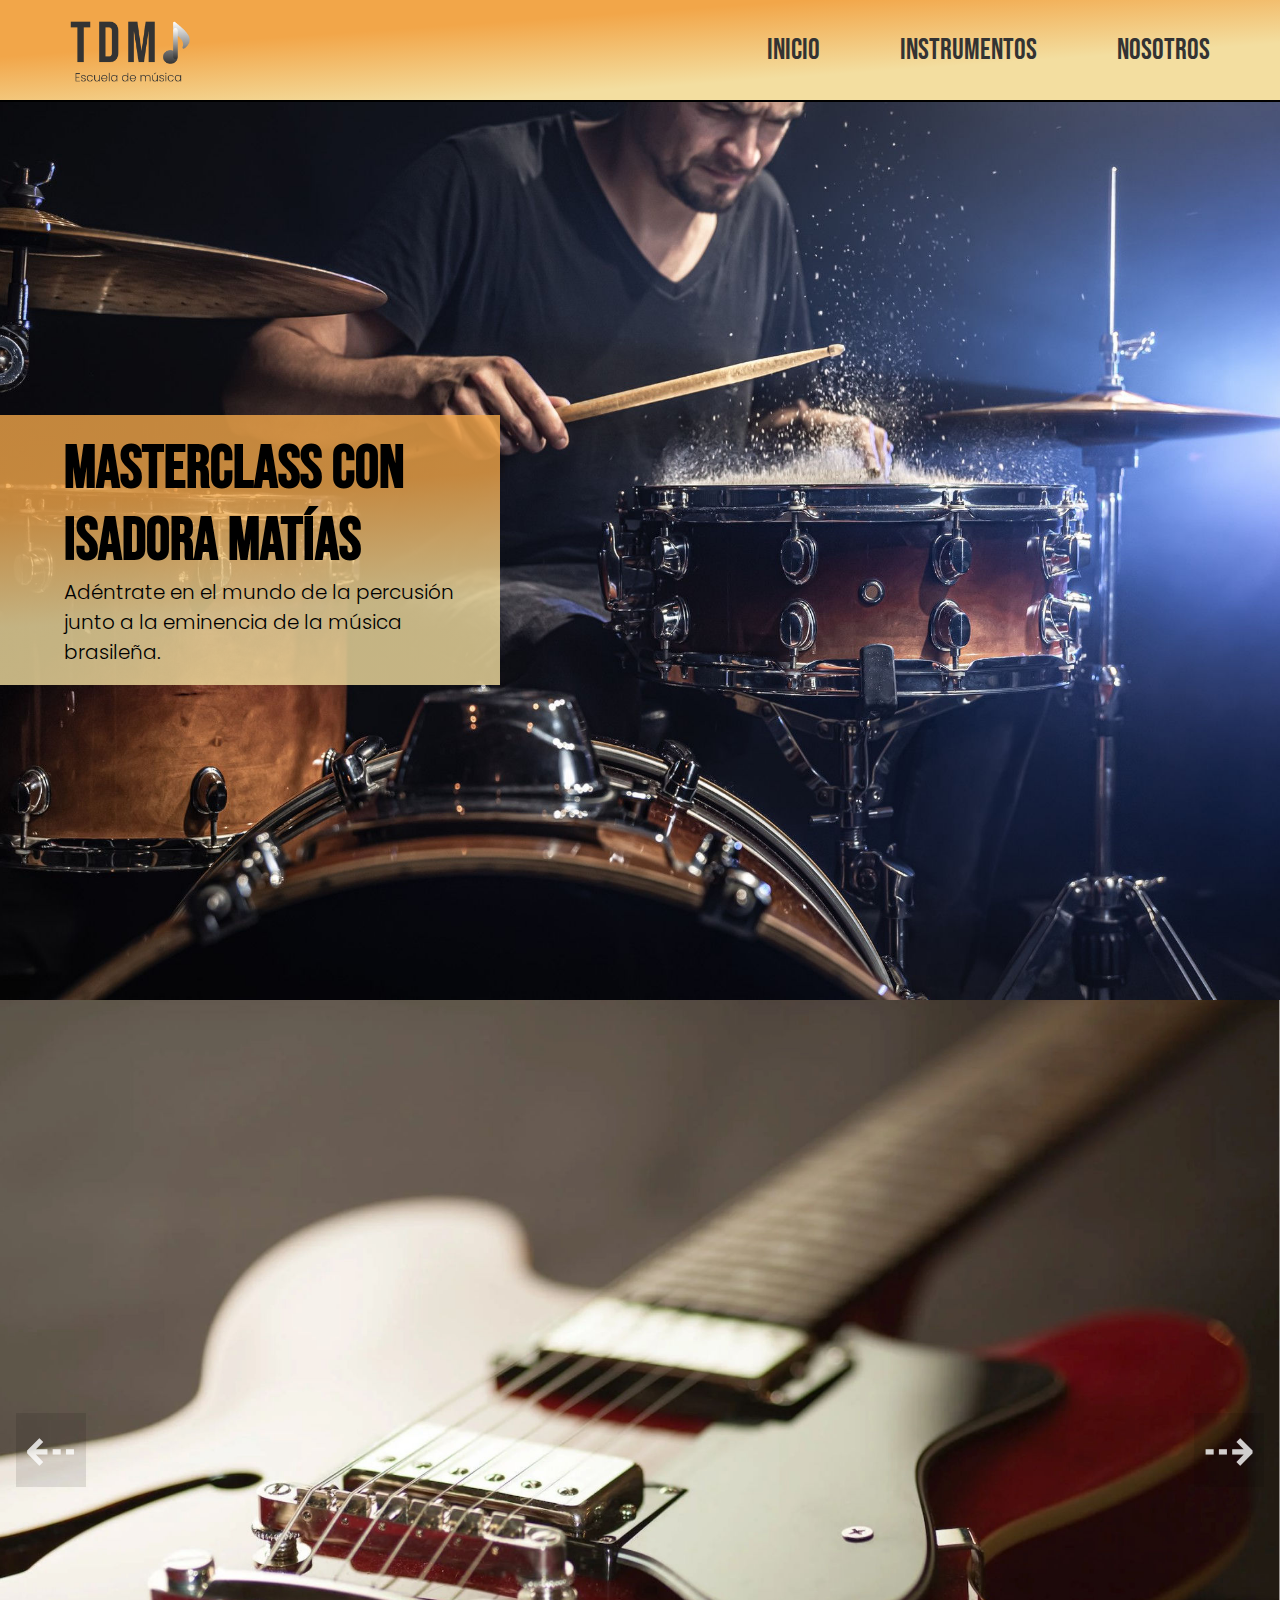
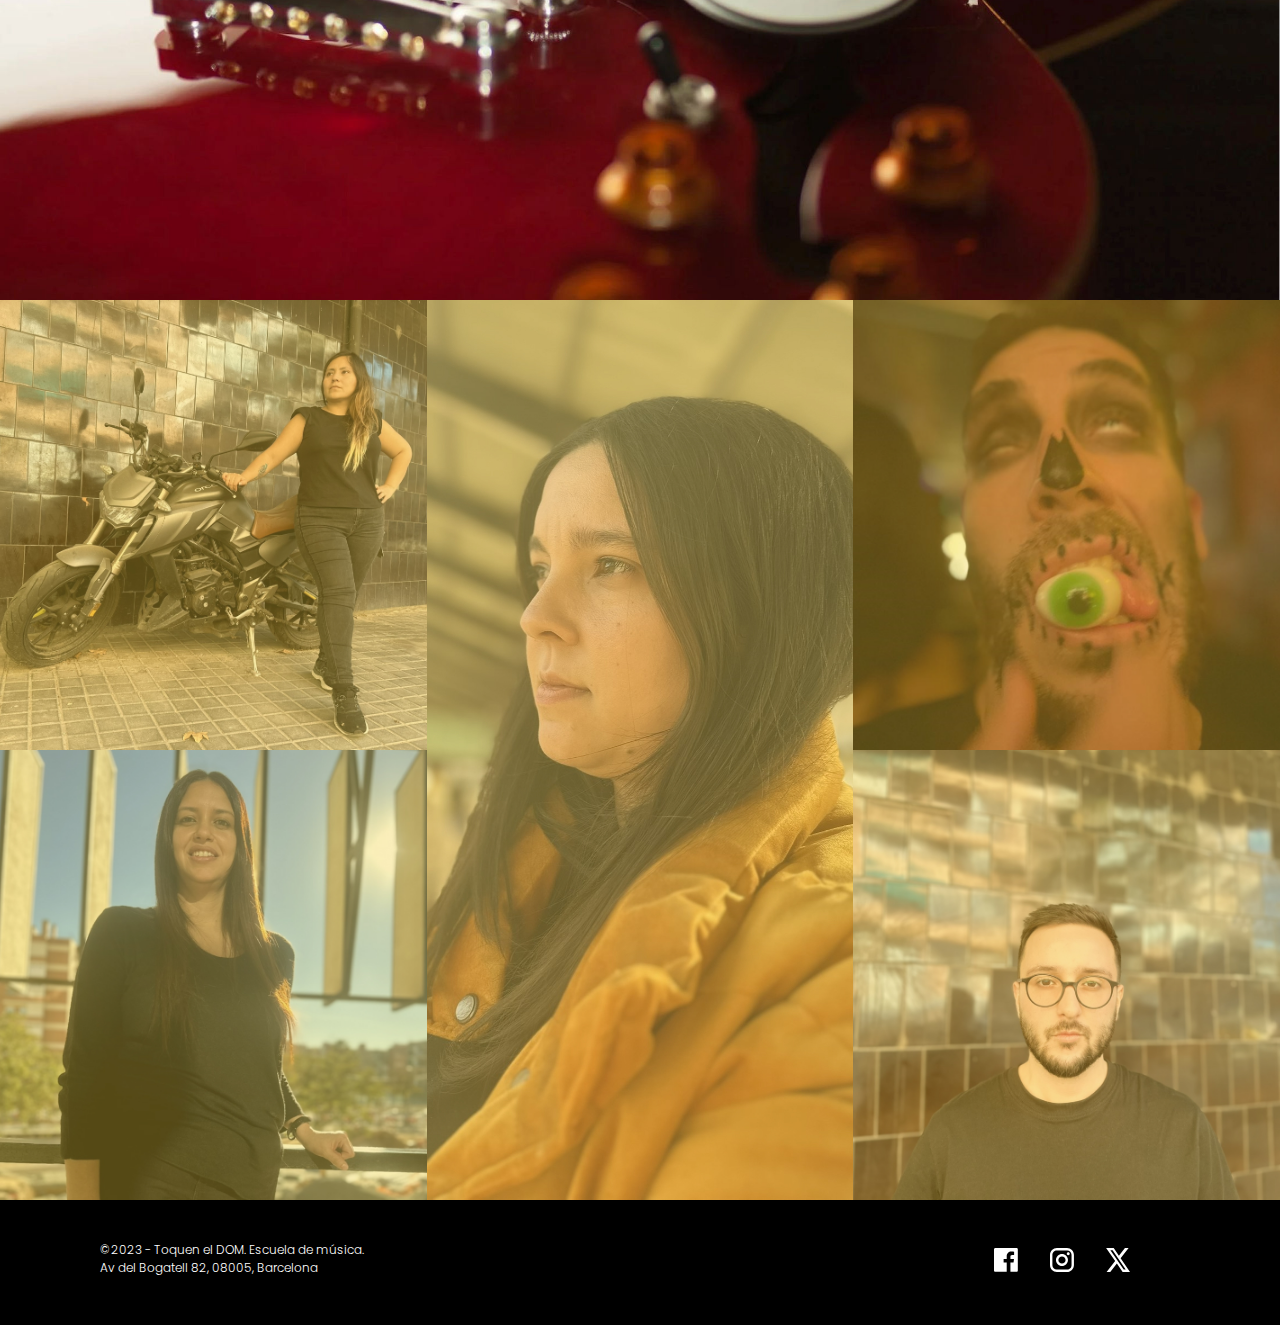
<file: index.html>
<!DOCTYPE html>
<html lang="en">
<head>
    <meta charset="UTF-8">
    <meta name="viewport" content="width=device-width, initial-scale=1.0">
    <link rel="stylesheet" href="/css/index.css">
    <link rel="stylesheet" href="https://cdnjs.cloudflare.com/ajax/libs/font-awesome/6.5.1/css/all.min.css" integrity="sha512-DTOQO9RWCH3ppGqcWaEA1BIZOC6xxalwEsw9c2QQeAIftl+Vegovlnee1c9QX4TctnWMn13TZye+giMm8e2LwA==" crossorigin="anonymous" referrerpolicy="no-referrer"/>
    <script src="/js/index.js" defer></script>
    <script src="/js/transition.js"></script>
    <title>Toquen el DOM - Escuela de música</title>
</head>
<body>
    <header>
        <nav>
            <ul class="nav-bar">
            <li class="logo"><a href="index.html"><img src="/assets/img/Logo-black.png" alt="logo"></a></li>
            <input type="checkbox" id="check">
            <span class="menu">
                <li><a href="/index.html" onclick="transitionPage(event, '/index.html')">Inicio</a></li>
                <li><a href="/instruments.html" onclick="transitionPage(event, '/instruments.html')">Instrumentos</a></li>
                <li><a href="/about.html" onclick="transitionPage(event, '/about.html')">Nosotros</a></li>
                <label for="check" class="close-menu" class="fas fa-times"><i class="fas fa-times"></i></label>
            </span>
            <label for="check" class="open-menu"><i class="fas fa-bars"></i></label>
            </ul>
        </nav>
    </header>
    <section class="first-section">
        <div class="landing-description">
            <h1>Masterclass con<br>Isadora Matías</h1>
            <p>Adéntrate en el mundo de la percusión <br>junto a la eminencia de la música brasileña.</p>
        </div>
    </section>
    <section class="second-section">
        <div class="carousel" data-carousel>
            <button class="carousel-button prev" data-carousel-button="prev">&#8672;</button>
            <button class="carousel-button next" data-carousel-button="next">&#8674;</button>
            <ul data-slides>
            <li class="slide" data-active="">
                <img src="assets/img/carousel/slide1.jpg">
            </li>
            <li class="slide">
                <img src="assets/img/carousel/slide2.jpg">
            </li>
            <li class="slide">
                <img src="assets/img/carousel/slide3.jpg">
            </li>
            <li class="slide">
                <img src="assets/img/carousel/slide4.jpg">
            </li>
            </ul>
        </div>
    </section>
    <div class="third-section">
        <div class="salome-wrap"></div>
        <div class="pamela-wrap"></div>
        <div class="isadora-wrap"></div>
        <div class="isiah-wrap"></div>
        <div class="nacho-wrap"></div>
    </div>
    <footer>
        <div>
            <p>©2023 - Toquen el DOM. Escuela de música.<br>Av del Bogatell 82, 08005, Barcelona</p>
        </div>
        <div class="social">
            <div class="fb"></div>
            <div class="ig"></div>
            <div class="x-tw"></div>
        </div>
    </footer>
</body>
</html>
</file>
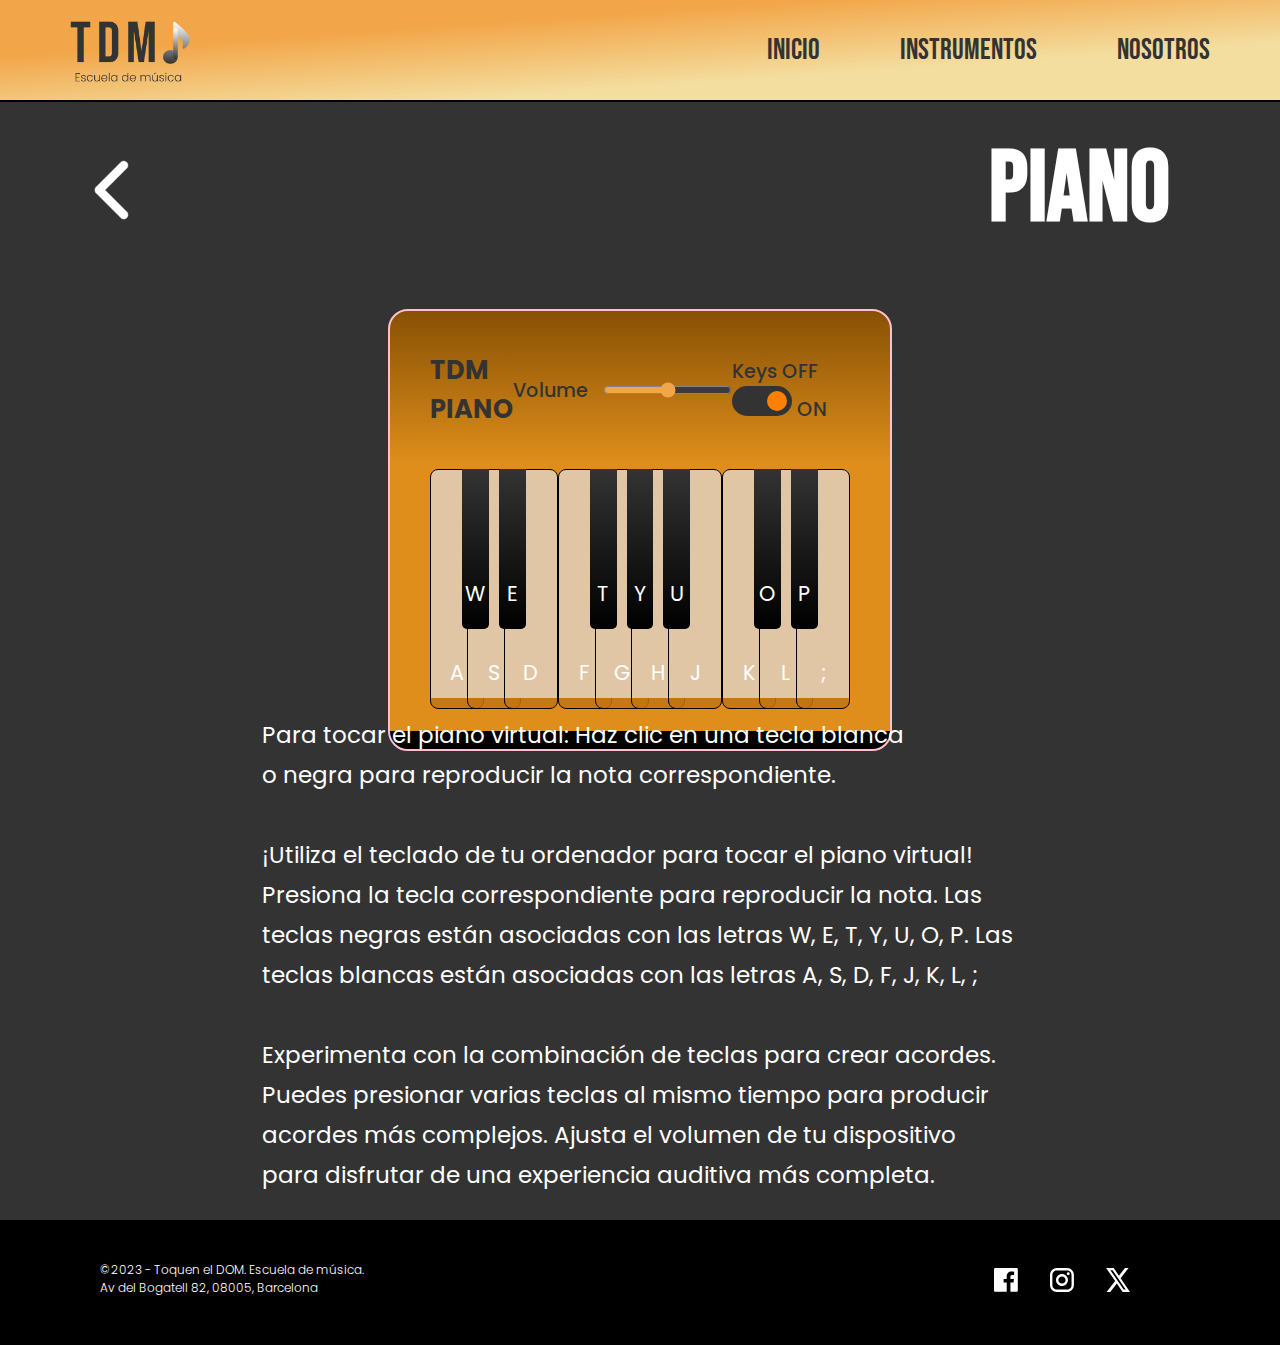
<file: piano/index.html>
<!DOCTYPE html>
<html lang="en">

<head>
  <meta charset="UTF-8" />
  <meta name="viewport" content="width=device-width, initial-scale=1.0" />
  <link rel="stylesheet" href="assets/style.css" />
  <link rel="stylesheet" href="https://fonts.googleapis.com/css2?family=Bebas+Neue&display=swap">
    <link rel="stylesheet" href="https://fonts.googleapis.com/css2?family=Poppins&display=swap">
    <link rel="stylesheet" href="https://cdnjs.cloudflare.com/ajax/libs/font-awesome/6.5.1/css/all.min.css" integrity="sha512-DTOQO9RWCH3ppGqcWaEA1BIZOC6xxalwEsw9c2QQeAIftl+Vegovlnee1c9QX4TctnWMn13TZye+giMm8e2LwA==" crossorigin="anonymous" referrerpolicy="no-referrer"/>

  <title>piano</title>


</head>
<body>
  <header>
    <nav>
      <ul class="nav-bar">
        <li class="logo"><a href="#"><img src="/assets/img/Logo-black.png" alt="logo"></a></li>
        <input type="checkbox" id="check">
        <span class="menu">
          <li><a href="/index.html">Inicio</a></li>
          <li><a href="/instruments.html">Instrumentos</a></li>
          <li><a href="/about.html">Nosotros</a></li>
          <label for="check" class="close-menu" class="fas fa-times"><i class="fas fa-times"></i></label>
        </span>
        <label for="check" class="open-menu"><i class="fas fa-bars"></i></label>
      </ul>
    </nav>
  </header> 
  <main>
    <section class="titulo">   
      <h1>PIANO</h1> 
      <img src ="\assets\img\ep_arrow-up-bold.png">
    </section>
    <section class="section-piano">
      <div class="wrapper">
          <div class="container-piano">
            <h2>TDM PIANO</h2>
          <div class="column volume-slider">
            <span>Volume</span><input type="range" min="0" max="1" value="0.5" step="any"/>
          </div>
          <div class="column keys-checkbox">
            <span>Keys OFF<input type="checkbox" checked class="check" /> ON</span>
      </div>
    </div>
    <ul class="piano-keys">
      <li class="key white" data-key="a"><span>a</span></li>
      <li class="key black" data-key="w"><span>w</span></li>
      <li class="key white" data-key="s"><span>s</span></li>
      <li class="key black" data-key="e"><span>e</span></li>
      <li class="key white" data-key="d"><span>d</span></li>
      <li class="key white" data-key="f"><span>f</span></li>
      <li class="key black" data-key="t"><span>t</span></li>
      <li class="key white" data-key="g"><span>g</span></li>
      <li class="key black" data-key="y"><span>y</span></li>
      <li class="key white" data-key="h"><span>h</span></li>
      <li class="key black" data-key="u"><span>u</span></li>
      <li class="key white" data-key="j"><span>j</span></li>
      <li class="key white" data-key="k"><span>k</span></li>
      <li class="key black" data-key="o"><span>o</span></li>
      <li class="key white" data-key="l"><span>l</span></li>
      <li class="key black" data-key="p"><span>p</span></li>
      <li class="key white" data-key=";"><span>;</span></li>
    </ul>
  </div>
    </section>
      

  <div class="parrafo">
  <p>Para tocar el piano virtual:
    Haz clic en una tecla blanca o negra para reproducir la nota correspondiente.
  <br>
  <br>  ¡Utiliza el teclado de tu ordenador para tocar el piano virtual!
    Presiona la tecla correspondiente para reproducir la nota. 
    Las teclas negras están asociadas con las letras W, E, T, Y, U, O, P.
    Las teclas blancas están asociadas con las letras A, S, D, F, J, K, L, ;
    
  <br>  
  <br>  Experimenta con la combinación de teclas para crear acordes.
    Puedes presionar varias teclas al mismo tiempo para producir acordes más complejos.
    Ajusta el volumen de tu dispositivo para disfrutar de una experiencia auditiva más completa.
    </p>
  </div>

  </main>

  <script src="script.js"></script>

  <footer>
    <div>
        <p>©2023 - Toquen el DOM. Escuela de música.<br>Av del Bogatell 82, 08005, Barcelona</p>
    </div>
    <div class="social">
        <div class="fb"></div>
        <div class="ig"></div>
        <div class="x-tw"></div>
    </div>
</footer>

</body>
</html>
</file>
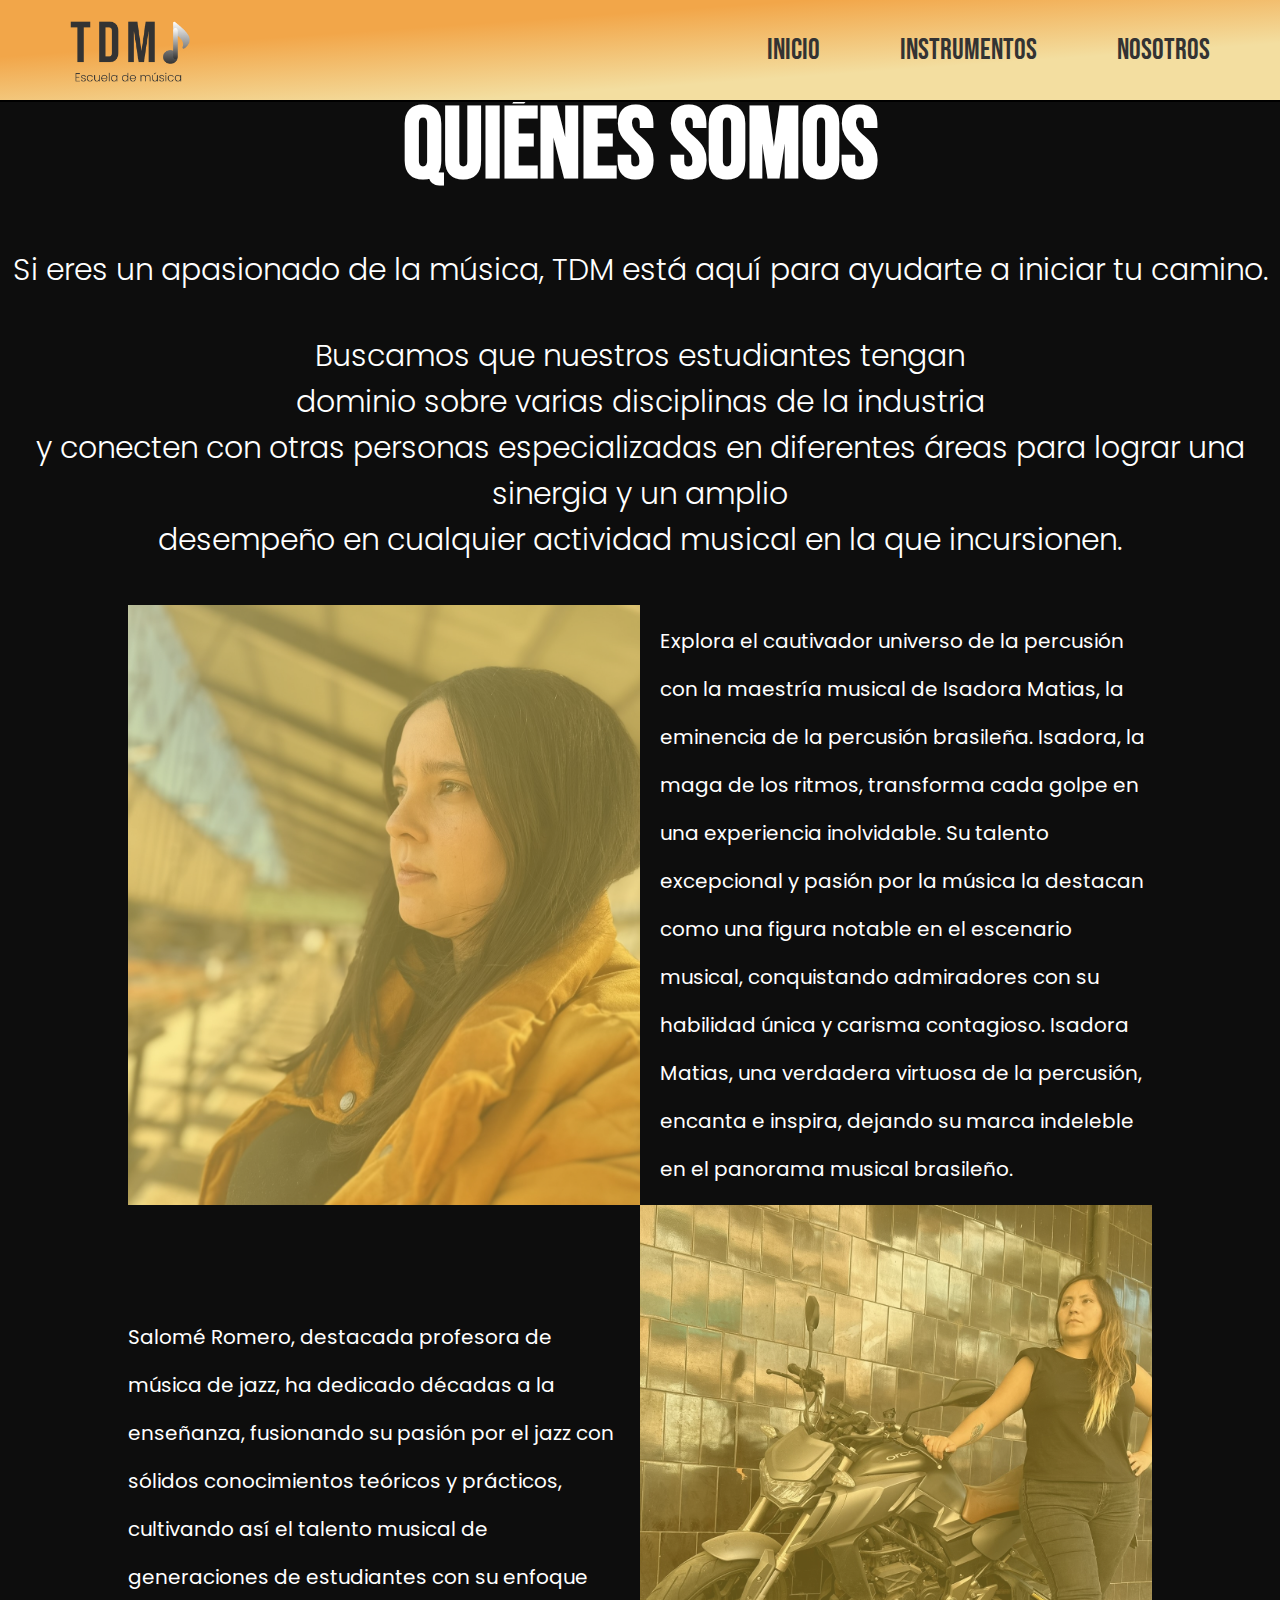
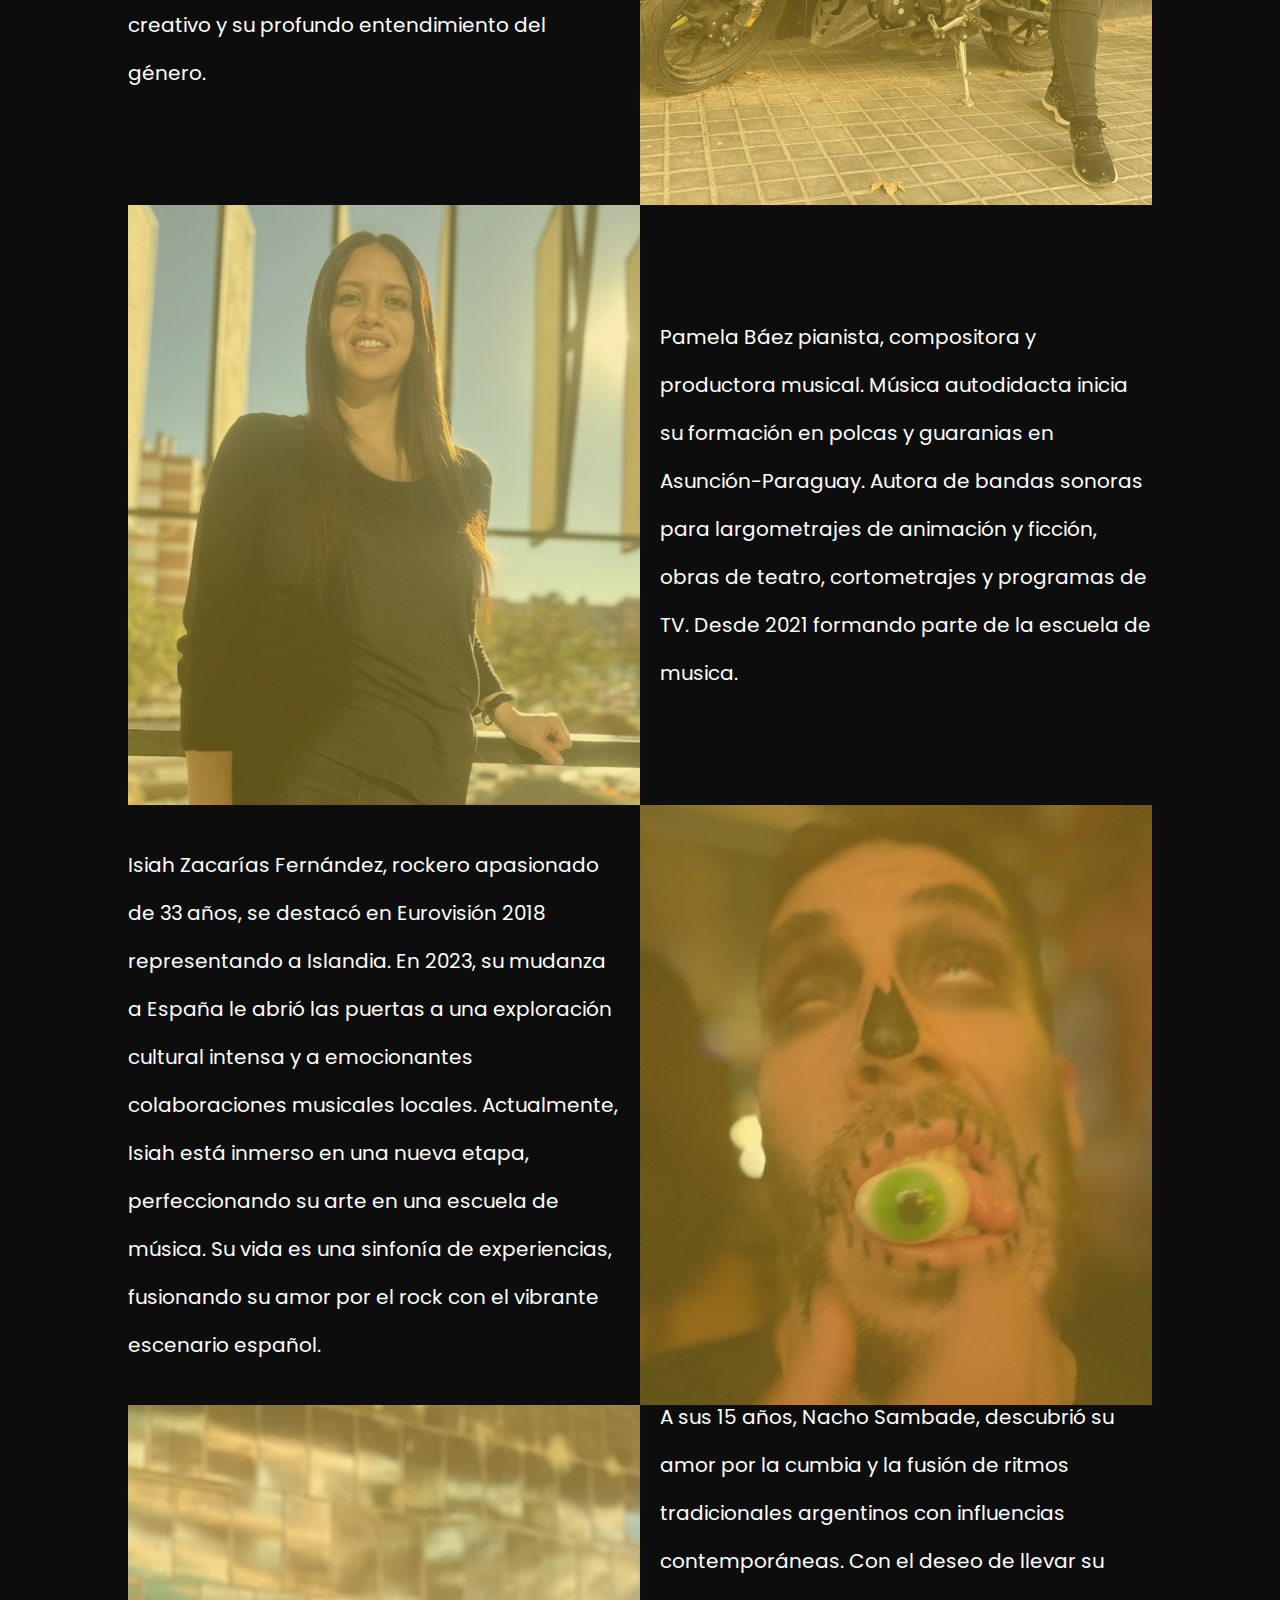
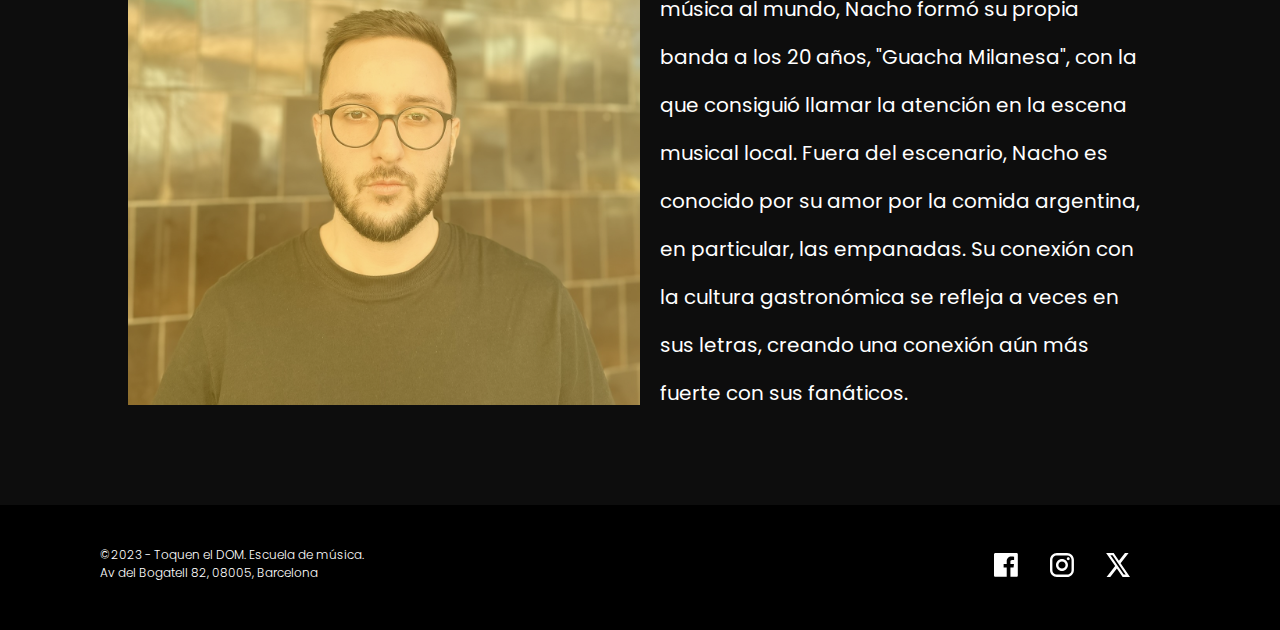
<file: about.html>
<!DOCTYPE html>
<html lang="en">
<head>
    <meta charset="UTF-8">
    <meta http-equiv="X-UA-Compatible" content="IE=edge">
    <meta name="viewport" content="width=device-width, initial-scale=1.0">
    <link rel="stylesheet" href="/css/about.css">
    <link rel="preconnect" href="https://fonts.googleapis.com">
    <link rel="preconnect" href="https://fonts.gstatic.com" crossorigin>
    <link href="https://fonts.googleapis.com/css2?family=Bebas+Neue&family=Poppins:wght@300;600&display=swap" rel="stylesheet">
    <link rel="stylesheet" href="https://cdnjs.cloudflare.com/ajax/libs/font-awesome/6.5.1/css/all.min.css" integrity="sha512-DTOQO9RWCH3ppGqcWaEA1BIZOC6xxalwEsw9c2QQeAIftl+Vegovlnee1c9QX4TctnWMn13TZye+giMm8e2LwA==" crossorigin="anonymous" referrerpolicy="no-referrer"/>
    <script src="/js/transition.js"></script>
    <title>About us</title>
</head>
<body>
    <header>
        <nav>
            <ul class="nav-bar">
            <li class="logo"><a href="index.html"><img src="/assets/img/Logo-black.png" alt="logo"></a></li>
            <input type="checkbox" id="check">
            <span class="menu">
                <li><a href="/index.html" onclick="transitionPage(event, '/index.html')">Inicio</a></li>
                <li><a href="/instruments.html" onclick="transitionPage(event, '/instruments.html')">Instrumentos</a></li>
                <li><a href="/about.html" onclick="transitionPage(event, '/about.html')">Nosotros</a></li>
                <label for="check" class="close-menu" class="fas fa-times"><i class="fas fa-times"></i></label>
            </span>
            <label for="check" class="open-menu"><i class="fas fa-bars"></i></label>
            </ul>
        </nav>
    </header> 
    <main>
    <section class="titulo">
        <h1>Quiénes somos</h1>
        <p class="p1">Si eres un apasionado de la música, TDM está aquí para ayudarte a iniciar tu camino. </p>
        <p class="p2">Buscamos que nuestros estudiantes tengan dominio sobre varias disciplinas de la industria <br> y conecten con otras personas especializadas en diferentes áreas para lograr una sinergia y un amplio <br> desempeño en cualquier actividad musical en la que incursionen. 
        </p>
    </section>

    <section class="biblio-isadora">

        <div class= "isadora"><div class="color"></div></div>
        <div class="texto-isadora">
            <p>Explora el cautivador universo de la percusión con la maestría musical de Isadora Matias, la eminencia de la percusión brasileña. Isadora, la maga de los ritmos, transforma cada golpe en una experiencia inolvidable. Su talento excepcional y pasión por la música la destacan como una figura notable en el escenario musical, conquistando admiradores con su habilidad única y carisma contagioso. Isadora Matias, una verdadera virtuosa de la percusión, encanta e inspira, dejando su marca indeleble en el panorama musical brasileño.</p>
        </div>
    </section>    
    <section class="biblio-daniela">
        <div class="daniela"><div class="color"></div></div>
        <div class="texto-daniela">
            <p>Salomé Romero, destacada profesora de música de jazz, ha dedicado décadas a la enseñanza, fusionando su pasión por el jazz con sólidos conocimientos teóricos y prácticos, cultivando así el talento musical de generaciones de estudiantes con su enfoque creativo y su profundo entendimiento del género.</p>
        </div>
    </section>    
     <section class="biblio-pamela">
        <div class="pamela"><div class="color"></div></div>
        <div class="texto-pamela">
            <p>Pamela Báez pianista, compositora y productora musical. Música autodidacta inicia su formación en polcas y guaranias
            en Asunción-Paraguay.
            Autora de bandas sonoras para largometrajes de  animación y ficción, obras de teatro, cortometrajes y programas de TV.
            Desde 2021 formando parte de la escuela de musica.
            </p>
            </div>
    </section>

    <section class="biblio-isiah">
        <div class="isiah"><div class="color"></div></div>
        <div class="texto-isiah">
            <p>Isiah Zacarías Fernández, rockero apasionado de 33 años, se destacó en Eurovisión 2018 representando a Islandia. En 2023, su mudanza a España le abrió las puertas a una exploración cultural intensa y a emocionantes colaboraciones musicales locales. Actualmente, Isiah está inmerso en una nueva etapa, perfeccionando su arte en una escuela de música. Su vida es una sinfonía de experiencias, fusionando su amor por el rock con el vibrante escenario español.</p>
        </div>
    </section>
        
    <section class="biblio-nacho">
        <div class="nacho"><div class="color"></div></div>
        <div class="texto-nacho">
            <p>A sus 15 años, Nacho Sambade, descubrió su amor por la cumbia y la fusión de ritmos tradicionales argentinos con influencias contemporáneas.
            Con el deseo de llevar su música al mundo, Nacho formó su propia banda a los 20 años, "Guacha Milanesa", con la que consiguió llamar la atención en la escena musical local.
            Fuera del escenario, Nacho es conocido por su amor por la comida argentina, en particular, las empanadas. Su conexión con la cultura gastronómica se refleja a veces en sus letras, creando una conexión aún más fuerte con sus fanáticos.</p>
        </div>
    </section>
        
    </main>
    <footer>
        <div>
            <p>©2023 - Toquen el DOM. Escuela de música.<br>Av del Bogatell 82, 08005, Barcelona</p>
        </div>
        <div class="social">
            <div class="fb"></div>
            <div class="ig"></div>
            <div class="x-tw"></div>
        </div>
    </footer>
</body>
</html>
</file>
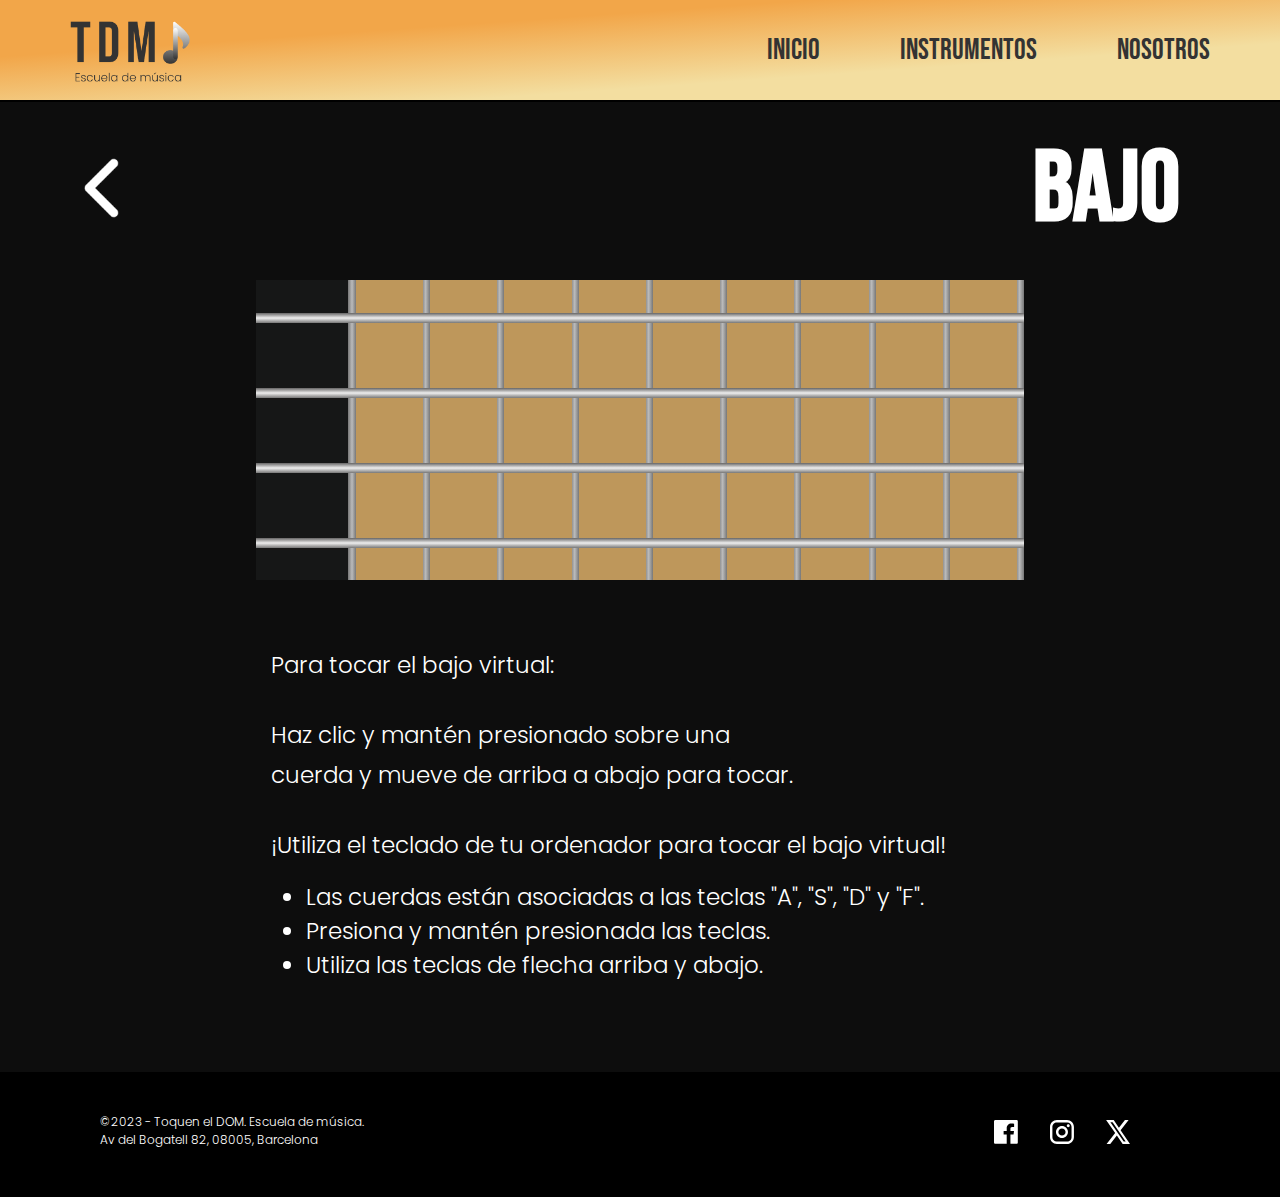
<file: bajo.html>
<!DOCTYPE html>
<html lang="en">

<head>
    <meta charset="UTF-8">
    <meta name="viewport" content="width=device-width, initial-scale=1.0">
    <link rel="stylesheet" href="/css/bajo.css">
    <audio id="string1Sound" src="/assets/bajo/do.wav"></audio>
    <audio id="string2Sound" src="/assets/bajo/re.wav"></audio>
    <audio id="string3Sound" src="/assets/bajo/mi.wav"></audio>
    <audio id="string4Sound" src="/assets/bajo/fa.wav"></audio>
    <link rel="stylesheet" href="https://cdnjs.cloudflare.com/ajax/libs/font-awesome/6.5.1/css/all.min.css" integrity="sha512-DTOQO9RWCH3ppGqcWaEA1BIZOC6xxalwEsw9c2QQeAIftl+Vegovlnee1c9QX4TctnWMn13TZye+giMm8e2LwA==" crossorigin="anonymous" referrerpolicy="no-referrer"/>
    <link rel="shortcut icon" href="/assets/img/favicon.png" type="image/x-icon">
    <script src="/js/transition.js"></script>
    <title>Bajo</title>
</head>
<body>
    <header>
        <nav>
            <ul class="nav-bar">
            <li class="logo"><a href="index.html"><img src="/assets/img/Logo-black.png" alt="logo"></a></li>
            <input type="checkbox" id="check">
            <span class="menu">
                <li><a href="/index.html" onclick="transitionPage(event, '/index.html')">Inicio</a></li>
                <li><a href="/instruments.html" onclick="transitionPage(event, '/instruments.html')">Instrumentos</a></li>
                <li><a href="/about.html" onclick="transitionPage(event, '/about.html')">Nosotros</a></li>
                <label for="check" class="close-menu" class="fas fa-times"><i class="fas fa-times"></i></label>
            </span>
            <label for="check" class="open-menu"><i class="fas fa-bars"></i></label>
            </ul>
        </nav>
    </header>
      <main>
        <section class="container-titulo">
            <h1>BAJO</h1>
            <a href="/instruments.html" onclick="transitionPage(event, '/instruments.html')"><img src="/assets/img/ep_arrow-up-bold.png" alt="return"></a>
        </section>
        <section class="container-bajo">
            <div class="fretboard">
                <div class="string" id="string1">
                    <div class="note-fret"></div>
                    <div class="note-fret"></div>
                    <div class="note-fret"></div>
                    <div class="note-fret"></div>
                    <div class="note-fret"></div>
                    <div class="note-fret"></div>
                    <div class="note-fret"></div>
                    <div class="note-fret"></div>
                    <div class="note-fret"></div>
                    <div class="note-fret">
                        <div class="double-fretmark"></div>
                    </div>
                </div>
                <div class="string" id="string2">
                    <div class="note-fret"></div>
                    <div class="note-fret"></div>
                    <div class="note-fret"></div>
                    <div class="note-fret"></div>
                    <div class="note-fret"></div>
                    <div class="note-fret"></div>
                    <div class="note-fret"></div>
                    <div class="note-fret"></div>
                    <div class="note-fret"></div>
                    <div class="note-fret"></div>
                </div>
                <div class="string" id="string3">
                    <div class="note-fret"></div>
                    <div class="note-fret"></div>
                    <div class="note-fret"></div>
                    <div class="note-fret"></div>
                    <div class="note-fret"></div>
                    <div class="note-fret"></div>
                    <div class="note-fret"></div>
                    <div class="note-fret"></div>
                    <div class="note-fret"></div>
                    <div class="note-fret"></div>
                </div>
                <div class="string" id="string4">
                    <div class="note-fret"></div>
                    <div class="note-fret"></div>
                    <div class="note-fret"></div>
                    <div class="note-fret"></div>
                    <div class="note-fret"></div>
                    <div class="note-fret"></div>
                    <div class="note-fret"></div>
                    <div class="note-fret"></div>
                    <div class="note-fret"></div>
                    <div class="note-fret"></div>
                </div>
            </div>
        </section>
        <section class="container-texto">
            <p>Para tocar el bajo virtual:</p>
            <p>Haz clic y mantén presionado sobre una cuerda y mueve de arriba a abajo para tocar.</p>
            <p>¡Utiliza el teclado de tu ordenador para tocar el bajo virtual!</p>
            <ul>
                <li>Las cuerdas están asociadas a las teclas "A", "S", "D" y "F".</li>
                <li>Presiona y mantén presionada las teclas.</li>
                <li>Utiliza las teclas de flecha arriba y abajo.</li>
            </ul>
        </section>
      </main>  
    <footer>
        <div>
            <p>©2023 - Toquen el DOM. Escuela de música.<br>Av del Bogatell 82, 08005, Barcelona</p>
        </div>
        <div class="social">
            <div class="fb"></div>
            <div class="ig"></div>
            <div class="x-tw"></div>
        </div>
    </footer>
    <script src="/js/bajo.js"></script>
</body>

</html>
</file>
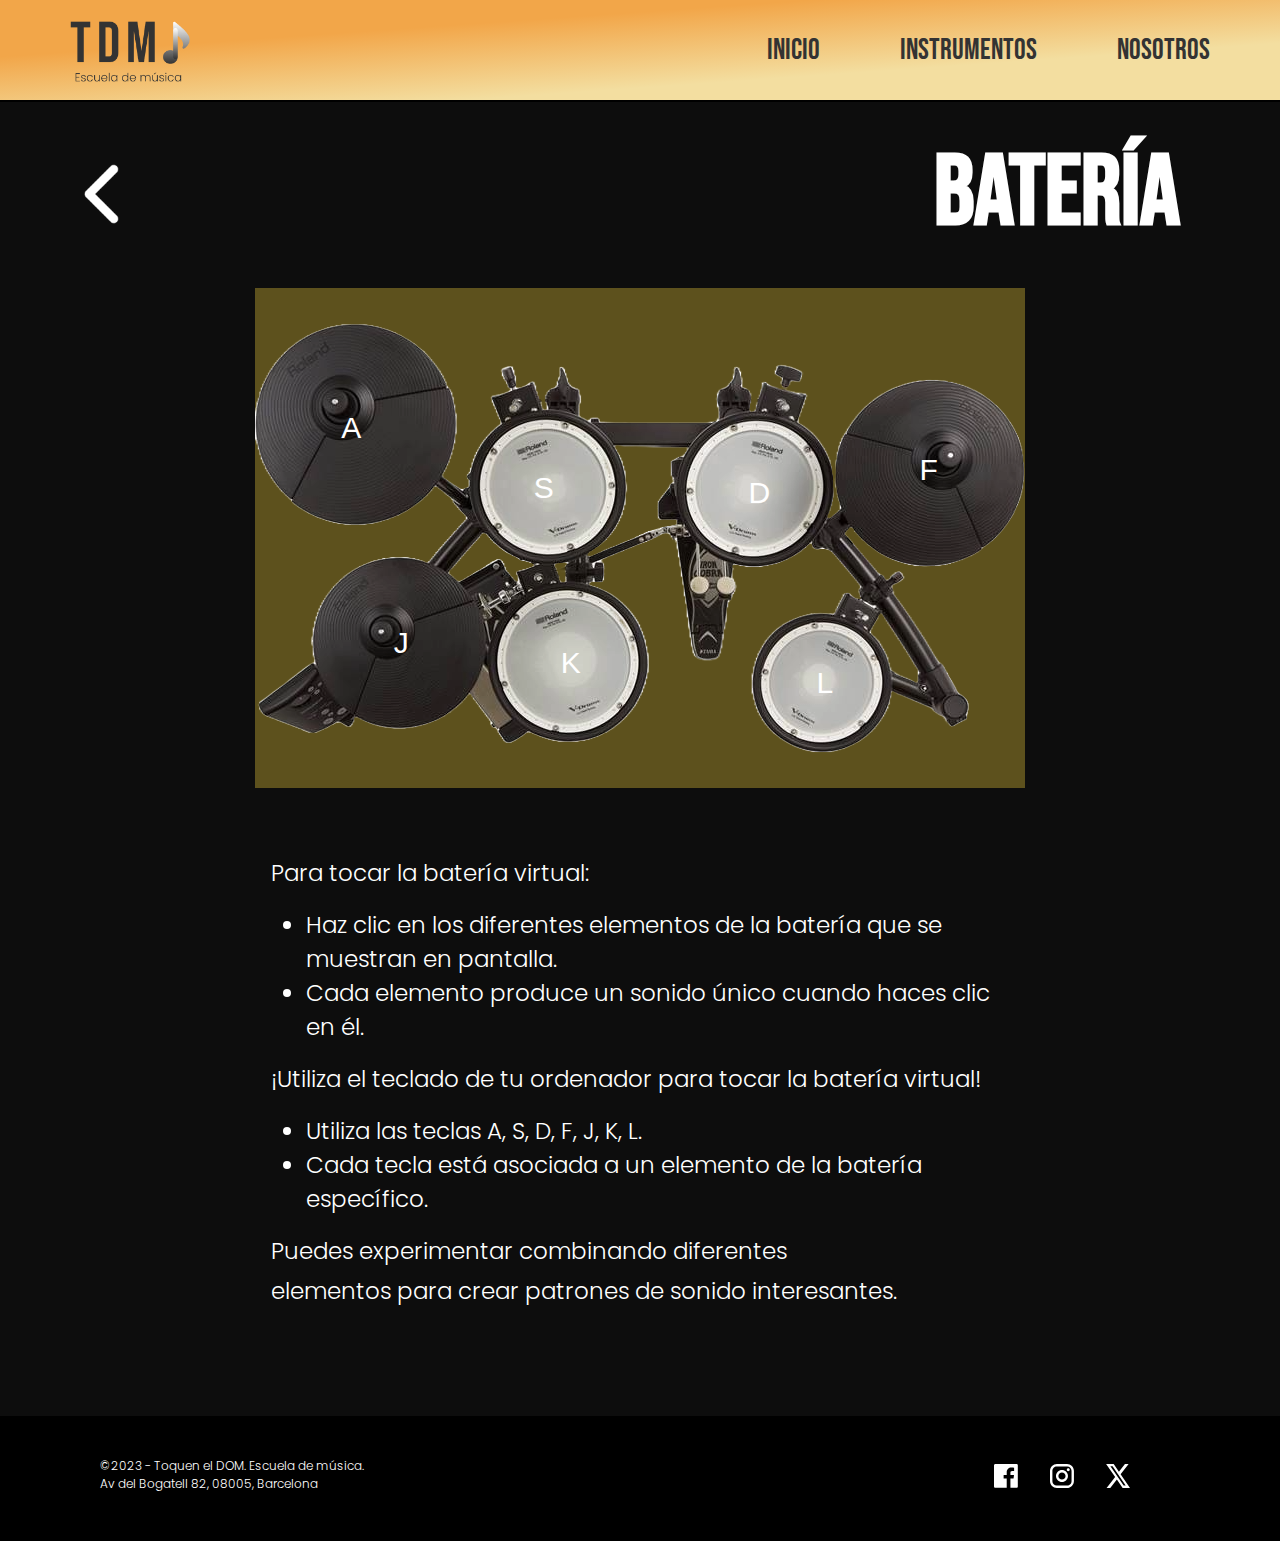
<file: batería.html>
<!DOCTYPE html>
<html lang="en">
<head>
    <meta charset="UTF-8">
    <meta name="viewport" content="width=device-width, initial-scale=1.0">
    <title>Batería</title>
    <link rel="stylesheet" href="https://fonts.googleapis.com/css2?family=Bebas+Neue&display=swap">
    <link rel="stylesheet" href="https://fonts.googleapis.com/css2?family=Poppins&display=swap">
    <link rel="stylesheet" href="css/batería.css">
    <link rel="stylesheet" href="https://cdnjs.cloudflare.com/ajax/libs/font-awesome/6.5.1/css/all.min.css" integrity="sha512-DTOQO9RWCH3ppGqcWaEA1BIZOC6xxalwEsw9c2QQeAIftl+Vegovlnee1c9QX4TctnWMn13TZye+giMm8e2LwA==" crossorigin="anonymous" referrerpolicy="no-referrer"/>
    <script src="/js/transition.js"></script>
</head>
<body>
    <header>
        <nav>
            <ul class="nav-bar">
            <li class="logo"><a href="index.html"><img src="/assets/img/Logo-black.png" alt="logo"></a></li>
            <input type="checkbox" id="check">
            <span class="menu">
                <li><a href="/index.html" onclick="transitionPage(event, '/index.html')">Inicio</a></li>
                <li><a href="/instruments.html" onclick="transitionPage(event, '/instruments.html')">Instrumentos</a></li>
                <li><a href="/about.html" onclick="transitionPage(event, '/about.html')">Nosotros</a></li>
                <label for="check" class="close-menu" class="fas fa-times"><i class="fas fa-times"></i></label>
            </span>
            <label for="check" class="open-menu"><i class="fas fa-bars"></i></label>
            </ul>
        </nav>
    </header>
    <main class="container">
        <div class="titulo-container">
            <a href="/instruments.html" onclick="transitionPage(event, '/instruments.html')"><img src="assets/img/ep_arrow-up-bold.png" alt="return"></a>
            <h1>BATERÍA</h1>
        </div>
     
<div class="drums-container">
        <img src="assets/img/drums.png" alt="batería" class="drums-image">
     <div class="buttons-container"> 
        <button class="a button">a</button>
        <button class="d button">d</button>
        <button class="s button">s</button>
        <button class="f button">f</button>
        <button class="j button">j</button>
        <button class="k button">k</button>
        <button class="l button">l</button>
       </div>
    </div>
       
      
       <div class="text-container">
            <p>Para tocar la batería virtual:</p>
            <ul>
                <li>
                    Haz clic en los diferentes elementos de la batería que se muestran en pantalla.
                </li>
                <li>
                    Cada elemento produce un sonido único cuando haces clic en él.
                </li>
            </ul>
            
            <p>¡Utiliza el teclado de tu ordenador para tocar la batería virtual!</p>
            <ul>
                <li>
                    Utiliza las teclas A, S, D, F, J, K, L.
                </li>
                <li>
                    Cada tecla está asociada a un elemento de la batería específico.
                </li>
                </ul>
                <p>Puedes experimentar combinando diferentes elementos para crear patrones de sonido interesantes.</p>
        </div>
    </main>
    <script src="js/batería.js"></script>
    
    <footer>
        <div>
            <p>©2023 - Toquen el DOM. Escuela de música.<br>Av del Bogatell 82, 08005, Barcelona</p>
        </div>
        <div class="social">
            <div class="fb"></div>
            <div class="ig"></div>
            <div class="x-tw"></div>
        </div>
    </footer>
    </body>
</html>
</file>
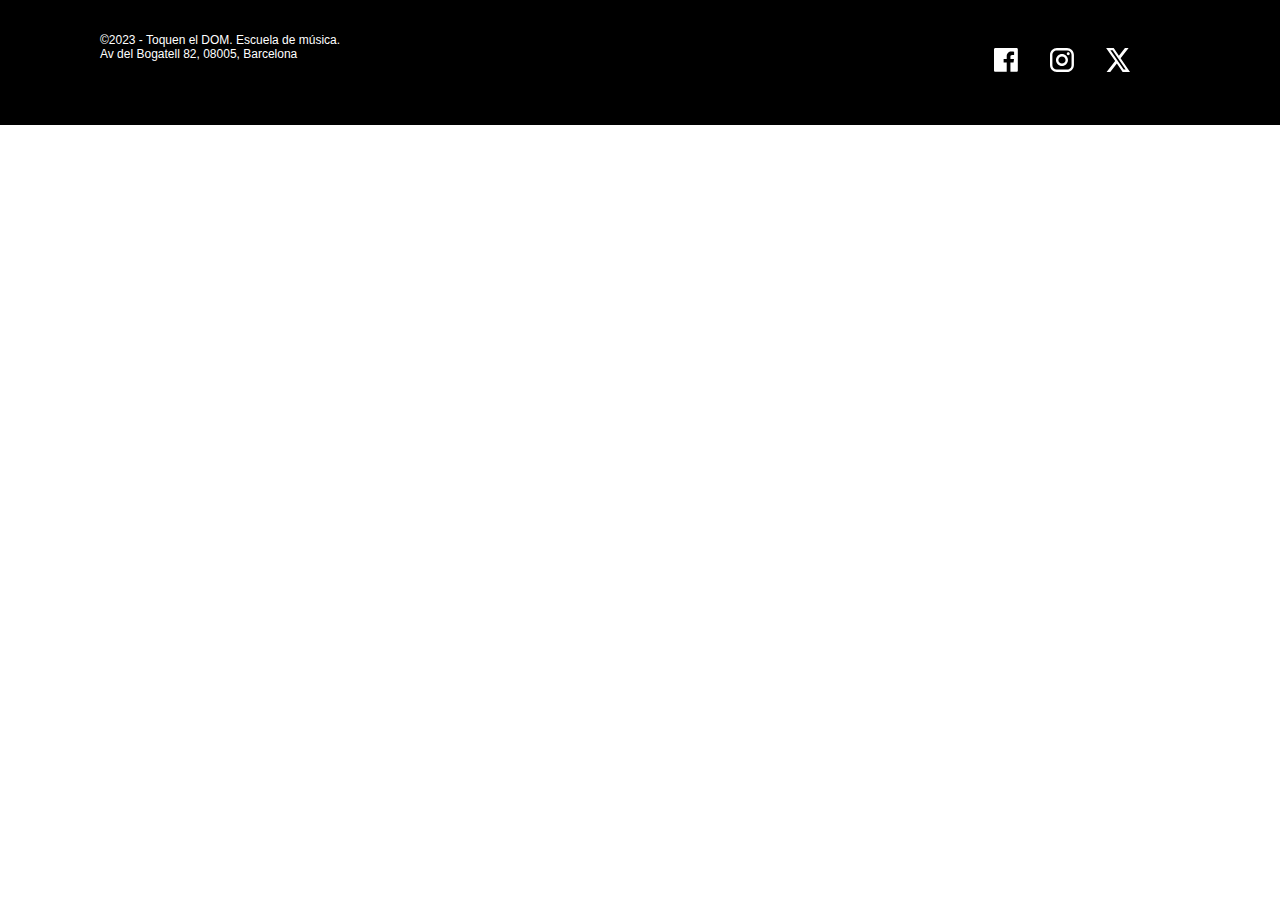
<file: footer.html>
<!DOCTYPE html>
<html lang="en">
<head>
    <meta charset="UTF-8">
    <meta http-equiv="X-UA-Compatible" content="IE=edge">
    <meta name="viewport" content="width=device-width, initial-scale=1.0">
    <link rel="stylesheet" href="css/footer.css">

    <title>Footer</title>
</head>
<body>
    <footer>
        <div>
            <p>©2023 - Toquen el DOM. Escuela de música.<br>Av del Bogatell 82, 08005, Barcelona</p>
        </div>
        <div class="social">
            <div class="fb"></div>
            <div class="ig"></div>
            <div class="x-tw"></div>
        </div>
    </footer>
</body>
</html>
</file>
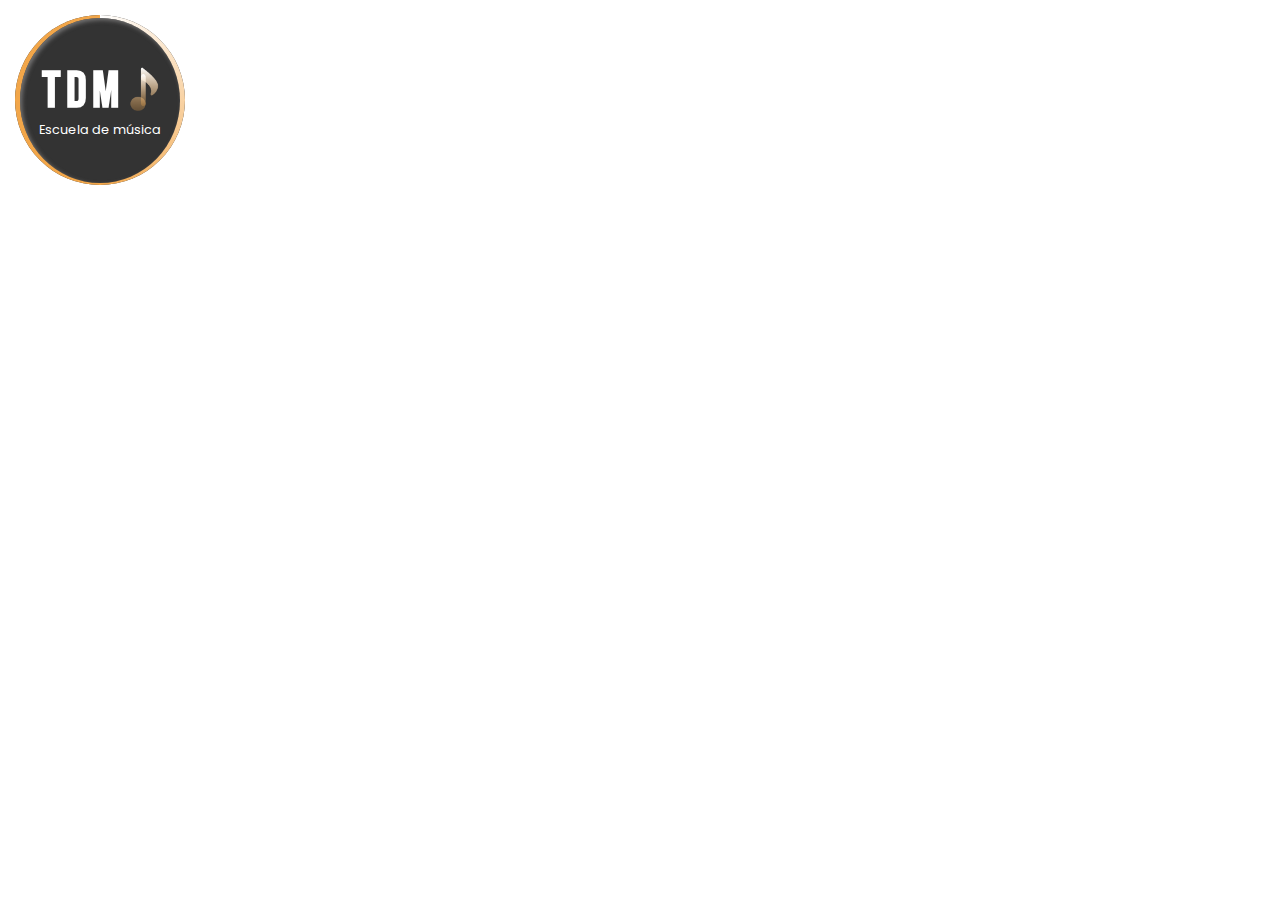
<file: icon.html>
<!DOCTYPE html>
<html lang="en">
<head>
    <meta charset="UTF-8">
    <meta name="viewport" content="width=device-width, initial-scale=1.0">
    <link rel="stylesheet" href="css/icon.css">
    <link rel="preconnect" href="https://fonts.googleapis.com">
    <link rel="preconnect" href="https://fonts.gstatic.com" crossorigin>
    <link href="https://fonts.googleapis.com/css2?family=Bebas+Neue&family=Poppins:wght@300;600&display=swap" rel="stylesheet">
    <title>icon</title>
</head>
<body>
    <div class="container">
       <div class="circle">
        <div class="dom">
            <h2>tdm</h2>
            <div class="img">
                 
            </div>
            
        </div>
        <div class="texto">
            <p>Escuela de música</p>
        </div>

    </div> 
    </div>
    
    
</body>
</html>
</file>
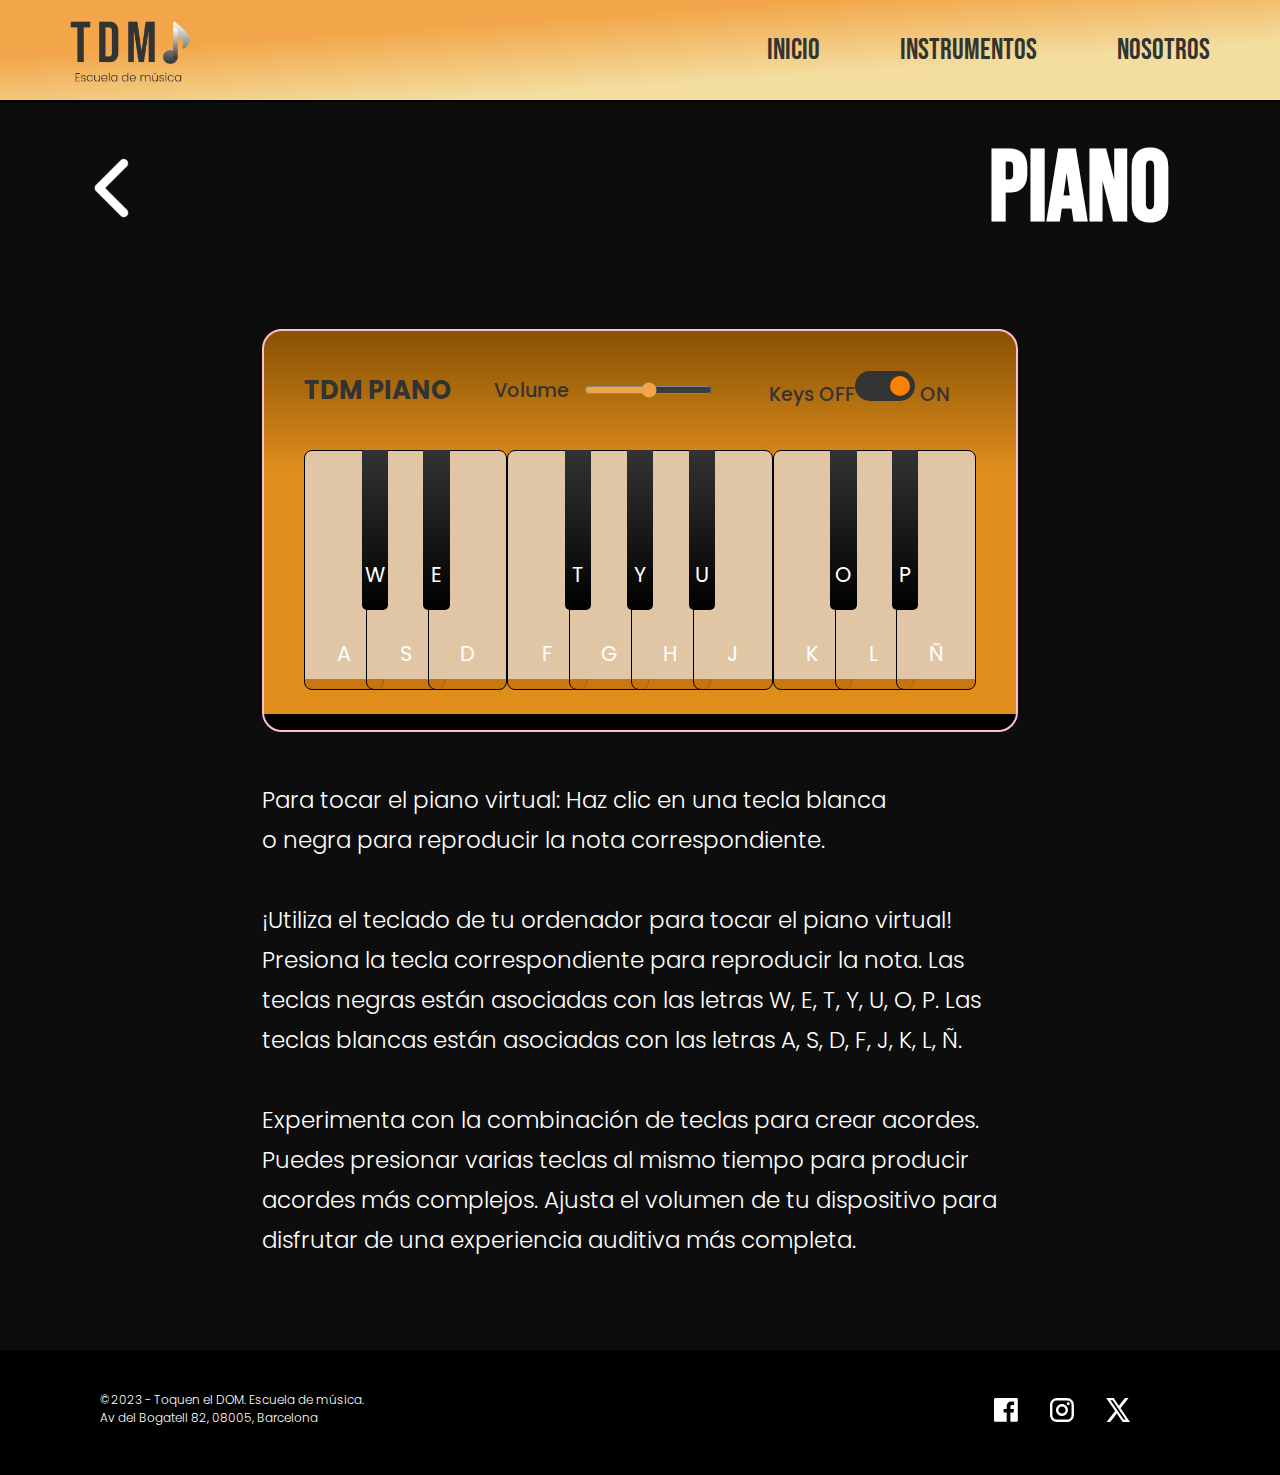
<file: piano.html>
<!DOCTYPE html>
<html lang="en">

<head>
  <meta charset="UTF-8" />
  <meta name="viewport" content="width=device-width, initial-scale=1.0" />
  <link rel="stylesheet" href="/css/piano.css" />
  <link rel="stylesheet" href="https://fonts.googleapis.com/css2?family=Bebas+Neue&display=swap">
    <link rel="stylesheet" href="https://fonts.googleapis.com/css2?family=Poppins&display=swap">
    <link rel="stylesheet" href="https://cdnjs.cloudflare.com/ajax/libs/font-awesome/6.5.1/css/all.min.css" integrity="sha512-DTOQO9RWCH3ppGqcWaEA1BIZOC6xxalwEsw9c2QQeAIftl+Vegovlnee1c9QX4TctnWMn13TZye+giMm8e2LwA==" crossorigin="anonymous" referrerpolicy="no-referrer"/>
  <script src="/js/transition.js"></script>
  <title>piano</title>


</head>
<body>
  <header>
    <nav>
        <ul class="nav-bar">
        <li class="logo"><a href="index.html"><img src="/assets/img/Logo-black.png" alt="logo"></a></li>
        <input type="checkbox" id="check">
        <span class="menu">
            <li><a href="/index.html" onclick="transitionPage(event, '/index.html')">Inicio</a></li>
            <li><a href="/instruments.html" onclick="transitionPage(event, '/instruments.html')">Instrumentos</a></li>
            <li><a href="/about.html" onclick="transitionPage(event, '/about.html')">Nosotros</a></li>
            <label for="check" class="close-menu" class="fas fa-times"><i class="fas fa-times"></i></label>
        </span>
        <label for="check" class="open-menu"><i class="fas fa-bars"></i></label>
        </ul>
    </nav>
</header>
  <main>
    <section class="titulo">
      <h1>PIANO</h1> 
      <a href="/instruments.html" onclick="transitionPage(event, '/instruments.html')"><img src ="\assets\img\ep_arrow-up-bold.png"></a>
    </section>
    <section class="section-piano">
      <div class="wrapper">
          <div class="container-piano">
            <h2>TDM PIANO</h2>
          <div class="column volume-slider">
            <span>Volume</span><input type="range" min="0" max="1" value="0.5" step="any"/>
          </div>
          <div class="column keys-checkbox">
            <span>Keys OFF<input type="checkbox" checked class="check" /> ON</span>
      </div>
    </div>
    <ul class="piano-keys">
      <li class="key white" data-key="a"><span>a</span></li>
      <li class="key black" data-key="w"><span>w</span></li>
      <li class="key white" data-key="s"><span>s</span></li>
      <li class="key black" data-key="e"><span>e</span></li>
      <li class="key white" data-key="d"><span>d</span></li>
      <li class="key white" data-key="f"><span>f</span></li>
      <li class="key black" data-key="t"><span>t</span></li>
      <li class="key white" data-key="g"><span>g</span></li>
      <li class="key black" data-key="y"><span>y</span></li>
      <li class="key white" data-key="h"><span>h</span></li>
      <li class="key black" data-key="u"><span>u</span></li>
      <li class="key white" data-key="j"><span>j</span></li>
      <li class="key white" data-key="k"><span>k</span></li>
      <li class="key black" data-key="o"><span>o</span></li>
      <li class="key white" data-key="l"><span>l</span></li>
      <li class="key black" data-key="p"><span>p</span></li>
      <li class="key white" data-key="ñ"><span>ñ</span></li>
    </ul>
  </div>
    </section>
      

  <div class="parrafo">
  <p>Para tocar el piano virtual:
    Haz clic en una tecla blanca o negra para reproducir la nota correspondiente.
  <br>
  <br>  ¡Utiliza el teclado de tu ordenador para tocar el piano virtual!
    Presiona la tecla correspondiente para reproducir la nota. 
    Las teclas negras están asociadas con las letras W, E, T, Y, U, O, P.
    Las teclas blancas están asociadas con las letras A, S, D, F, J, K, L, Ñ.
    
  <br>  
  <br>  Experimenta con la combinación de teclas para crear acordes.
    Puedes presionar varias teclas al mismo tiempo para producir acordes más complejos.
    Ajusta el volumen de tu dispositivo para disfrutar de una experiencia auditiva más completa.
    </p>
  </div>

  </main>

  <script src="/js/piano.js"></script>

  <footer>
    <div>
        <p>©2023 - Toquen el DOM. Escuela de música.<br>Av del Bogatell 82, 08005, Barcelona</p>
    </div>
    <div class="social">
        <div class="fb"></div>
        <div class="ig"></div>
        <div class="x-tw"></div>
    </div>
</footer>

</body>
</html>
</file>
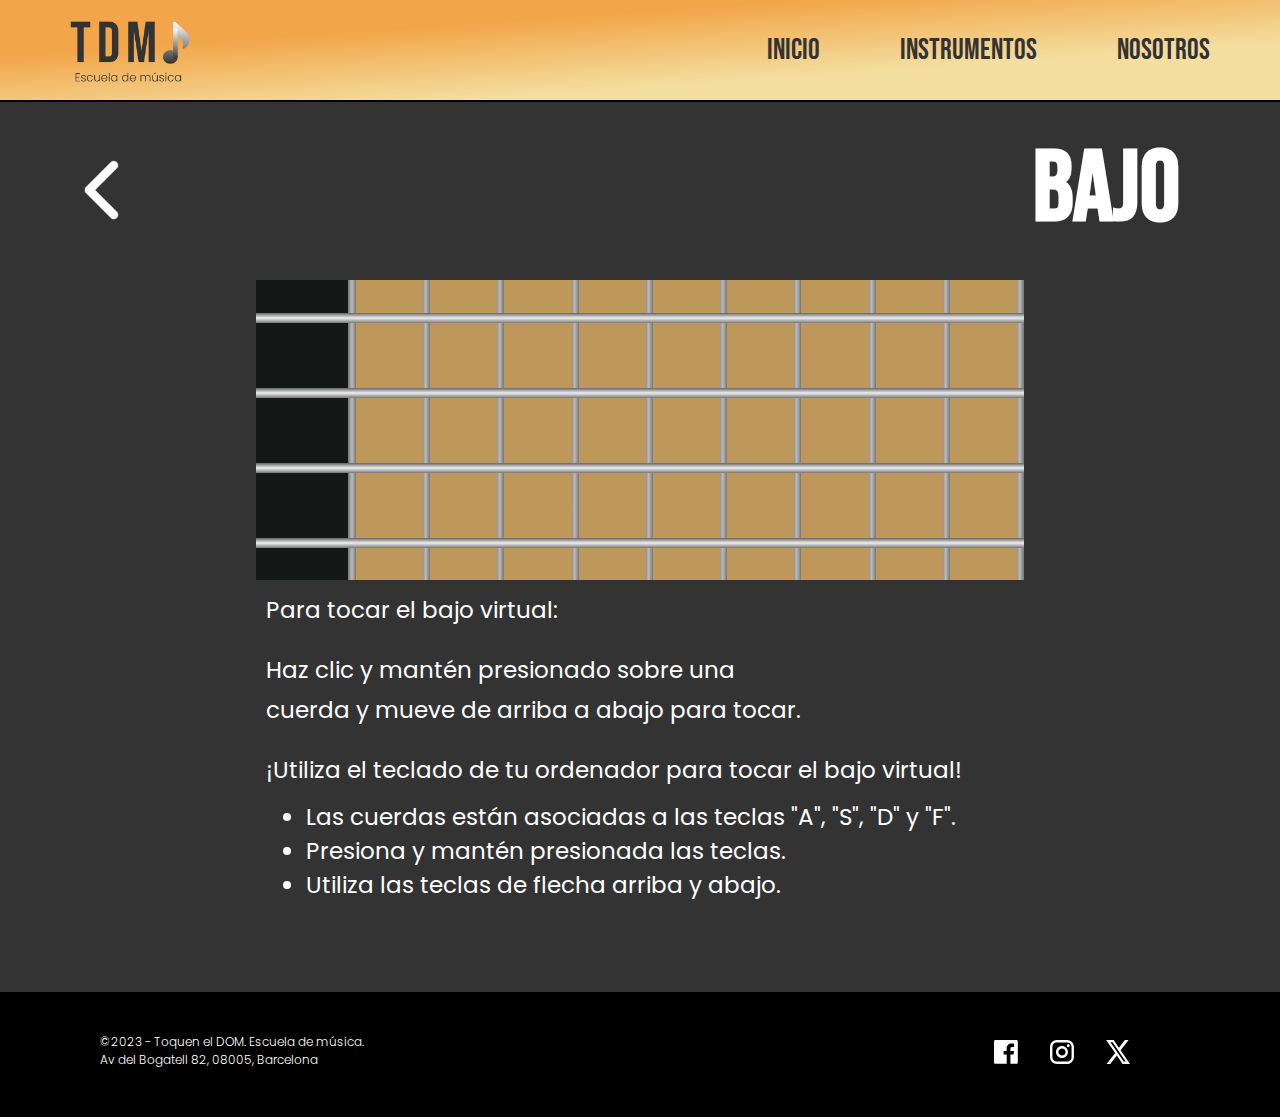
<file: bajo/bajo.html>
<!DOCTYPE html>
<html lang="en">

<head>
    <meta charset="UTF-8">
    <meta name="viewport" content="width=device-width, initial-scale=1.0">
    <title>Bajo</title>
    <link rel="stylesheet" href="bajo.css">
    <audio id="string1Sound" src="./assets/do.wav"></audio>
    <audio id="string2Sound" src="./assets/re.wav"></audio>
    <audio id="string3Sound" src="./assets/mi.wav"></audio>
    <audio id="string4Sound" src="./assets/fa.wav"></audio>
    <link rel="stylesheet" href="https://cdnjs.cloudflare.com/ajax/libs/font-awesome/6.5.1/css/all.min.css" integrity="sha512-DTOQO9RWCH3ppGqcWaEA1BIZOC6xxalwEsw9c2QQeAIftl+Vegovlnee1c9QX4TctnWMn13TZye+giMm8e2LwA==" crossorigin="anonymous" referrerpolicy="no-referrer"/>
    <link rel="shortcut icon" href="/assets/img/favicon.png" type="image/x-icon">
</head>
<body>
    <header>
        <nav>
          <ul class="nav-bar">
            <li class="logo"><a href="#"><img src="/assets/img/Logo-black.png" alt="logo"></a></li>
            <input type="checkbox" id="check">
            <span class="menu">
              <li><a href="/index.html">Inicio</a></li>
              <li><a href="/instruments.html">Instrumentos</a></li>
              <li><a href="/about.html">Nosotros</a></li>
              <label for="check" class="close-menu" class="fas fa-times"><i class="fas fa-times"></i></label>
            </span>
            <label for="check" class="open-menu"><i class="fas fa-bars"></i></label>
          </ul>
        </nav>
      </header>
      <main>
        <section class="container-titulo">
            <h1>BAJO</h1>
            <img src="/assets/img/ep_arrow-up-bold.png" alt="return">
        </section>
        <section class="container-bajo">
            <div class="fretboard">
                <div class="string" id="string1">
                    <div class="note-fret"></div>
                    <div class="note-fret"></div>
                    <div class="note-fret"></div>
                    <div class="note-fret"></div>
                    <div class="note-fret"></div>
                    <div class="note-fret"></div>
                    <div class="note-fret"></div>
                    <div class="note-fret"></div>
                    <div class="note-fret"></div>
                    <div class="note-fret">
                        <div class="double-fretmark"></div>
                    </div>
                </div>
                <div class="string" id="string2">
                    <div class="note-fret"></div>
                    <div class="note-fret"></div>
                    <div class="note-fret"></div>
                    <div class="note-fret"></div>
                    <div class="note-fret"></div>
                    <div class="note-fret"></div>
                    <div class="note-fret"></div>
                    <div class="note-fret"></div>
                    <div class="note-fret"></div>
                    <div class="note-fret"></div>
                </div>
                <div class="string" id="string3">
                    <div class="note-fret"></div>
                    <div class="note-fret"></div>
                    <div class="note-fret"></div>
                    <div class="note-fret"></div>
                    <div class="note-fret"></div>
                    <div class="note-fret"></div>
                    <div class="note-fret"></div>
                    <div class="note-fret"></div>
                    <div class="note-fret"></div>
                    <div class="note-fret"></div>
                </div>
                <div class="string" id="string4">
                    <div class="note-fret"></div>
                    <div class="note-fret"></div>
                    <div class="note-fret"></div>
                    <div class="note-fret"></div>
                    <div class="note-fret"></div>
                    <div class="note-fret"></div>
                    <div class="note-fret"></div>
                    <div class="note-fret"></div>
                    <div class="note-fret"></div>
                    <div class="note-fret"></div>
                </div>
            </div>
        </section>
        <section class="container-texto">
            <p>Para tocar el bajo virtual:</p>
            <p>Haz clic y mantén presionado sobre una cuerda y mueve de arriba a abajo para tocar.</p>
            <p>¡Utiliza el teclado de tu ordenador para tocar el bajo virtual!</p>
            <ul>
                <li>Las cuerdas están asociadas a las teclas "A", "S", "D" y "F".</li>
                <li>Presiona y mantén presionada las teclas.</li>
                <li>Utiliza las teclas de flecha arriba y abajo.</li>
            </ul>
        </section>
      </main>  
    <footer>
        <div>
            <p>©2023 - Toquen el DOM. Escuela de música.<br>Av del Bogatell 82, 08005, Barcelona</p>
        </div>
        <div class="social">
            <div class="fb"></div>
            <div class="ig"></div>
            <div class="x-tw"></div>
        </div>
    </footer>
    <script src="bajo.js"></script>
</body>

</html>
</file>
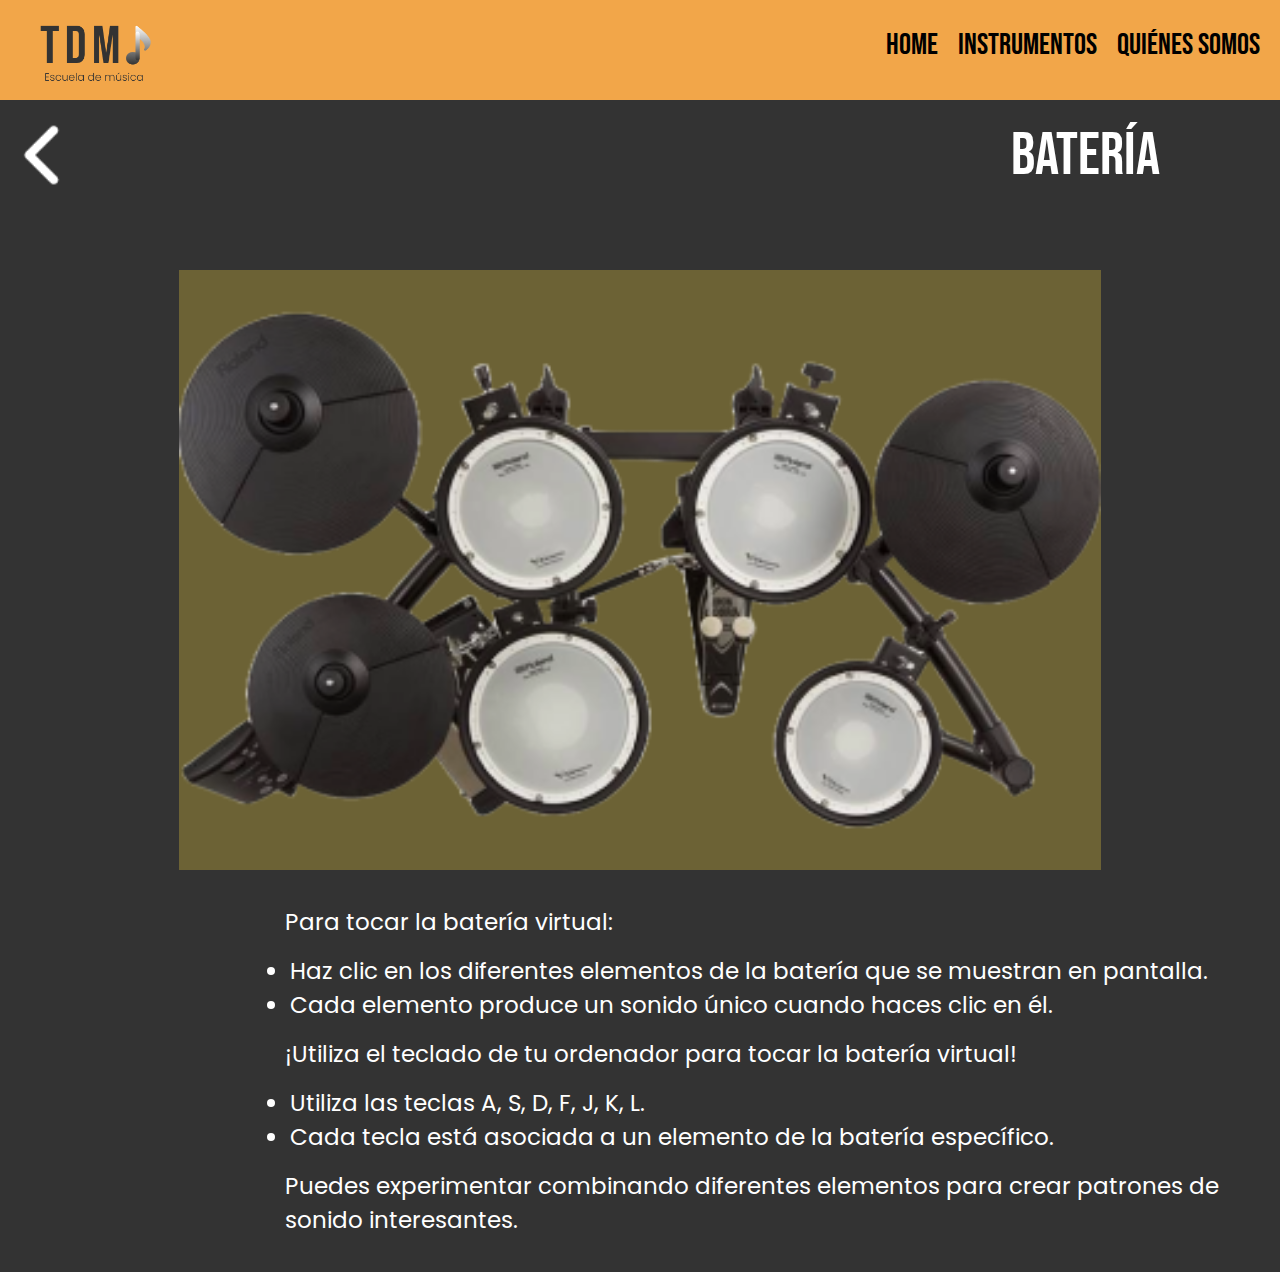
<file: .github/batería/batería.html>
<!DOCTYPE html>
<html lang="en">
<head>
    <meta charset="UTF-8">
    <meta name="viewport" content="width=device-width, initial-scale=1.0">
    <title>Batería</title>
    <link rel="stylesheet" href="batería.css">
    <link rel="stylesheet" href="https://fonts.googleapis.com/css2?family=Bebas+Neue&display=swap">
    <link rel="stylesheet" href="https://fonts.googleapis.com/css2?family=Poppins&display=swap">

</head>
<body>
    <header>
        <div class="logo">
            <img src="assets/Logo.png" alt="" class="logo">
        </div>
            <nav>
                <ul class="buttons">
                   <li><a class="link" href="index.html">Home</a></li>
                   <li><a class="link" href="instrumentos.html">Instrumentos</a></li>
                   <li><a class="link" href="quienessomos.html">Quiénes Somos</a></li>
                </ul>
            </nav>
        </header>
    
    <main class="container">
        <div class="titulo-container">
            <img src="assets/ep_arrow-up-bold.png" alt="return">
            <h1>BATERÍA</h1>
        </div>
    <div>
        <div class="main-content">
        <div class= "image-container">
            <img src="assets/drums 1.png" alt="batería">
            </div>
        </div>
        <div class="text-container">
            <p>Para tocar la batería virtual:</p>
            <ul>
                <li>
                    Haz clic en los diferentes elementos de la batería que se muestran en pantalla.
                </li>
                <li>
                    Cada elemento produce un sonido único cuando haces clic en él.
                </li>
            </ul>
            
            <p>¡Utiliza el teclado de tu ordenador para tocar la batería virtual!</p>
            <ul>
                <li>
                    Utiliza las teclas A, S, D, F, J, K, L.
                </li>
                <li>
                    Cada tecla está asociada a un elemento de la batería específico.
                </li>
                </ul>
                <p>Puedes experimentar combinando diferentes elementos para crear patrones de sonido interesantes.</p>
            </div>
    </main>
    </body>
</html>
</file>
<file: css/index.css>
@import url("/css/header.css");
@import url("/css/footer.css");
@import url('https://fonts.googleapis.com/css2?family=Bebas+Neue&family=Poppins:wght@200;300;600&display=swap');
@import url("/css/transition.css");

*,
*::before,
*::after {
    padding: 0;
    margin: 0;
}

.first-section {
	width: 100%;
    height: 100vh;
	display:flex;
	align-items: center;
	background-image: url("/assets/img/landing.jpg");
	background-size: cover;
	background-position: center center;

.landing-description {
	display: flex;
	flex-direction: column;
	justify-content: center;
}

}

@media (min-width: 768px) {
	.first-section{
		background-position: center center;
	}
	.landing-description {
		background:linear-gradient(176deg, rgba(242,166,73,0.8) 30%, rgba(243,222,160,0.8) 70%);
		position: relative;
		width: 500px;
		height: 270px;

	}
	h1 {
		margin-left: 4rem;
	}
	p {
		margin-left: 4rem;
	}
	.third-section {
		display: grid;
		grid-template-columns: repeat(3, 1fr);
		grid-template-rows: repeat(2, 1fr);
		column-gap: 0px;
		row-gap: 0px;
	}
	.salome-wrap { 
		grid-area: 1 / 1 / 2 / 2;
		width: 33,33vw;
		background-position: center center;
		background-size: cover;
	}
	.salome-wrap:hover{
		background-position: center center;
		transition: 500ms ease-in-out;
		background-size: cover;
	}
	
.pamela-wrap { 
	grid-area: 2 / 1 / 3 / 2;
	background-position: center center;
	background-size: cover;
}
.pamela-wrap:hover{
	background-position: center center;
	background-size: cover;
}
.isadora-wrap { 
	grid-area: 1 / 2 / 3 / 3;
	height: 100vh;
	background-position: center center;
	background-size: cover;
	background: url("/assets/img/isadora-hover.jpg");
}
.isiah-wrap { 
	grid-area: 1 / 3 / 2 / 4;
}
.nacho-wrap { 
	grid-area: 2 / 3 / 3 / 4;
}
.isadora-wrap:hover{
	background: url("/assets/img/isadora-full.jpeg");
	background-position: center center;
	background-size: cover;
	transition: 500ms ease-in-out;
}
.isiah-wrap:hover{
	background-position: center center;
	background-size: cover;
}
.nacho-wrap:hover{
	background-position: center center;
	background-size: cover;
}
}
/* @media (min-width: 768px) and (max-width: 992px){
	nav {
		display: none;
	}
	.landing-description {
		background-color: rgba(51, 51, 51, 0.9);
		position: relative;
		transform: translateY(100%);
		width: 100%;
		height: 270px;
	}
	h1{
		margin-left: 1rem;
	}
	p{
		margin-left: 1rem;
	}
	.third-section {
		display: grid;
		grid-template-columns: repeat(3, 1fr);
		grid-template-rows: repeat(2, 1fr);
		column-gap: 0px;
		row-gap: 0px;
	}
	.salome-wrap { 
		grid-area: 1 / 1 / 2 / 2;
		width: 33,33vw;
		background-position: right top;

	}
	.salome-wrap:hover{
		background-position: right top;

	}
	.pamela-wrap { 
		grid-area: 2 / 1 / 3 / 2;
		background-size: cover;
		background-position: center center;

	}
	.pamela-wrap:hover{
		background-size: cover;
		background-position: center center;

	}
	.isadora-wrap { 
		grid-area: 1 / 2 / 3 / 3;
		height: 100vh;
		background: url("/assets/img/isadora-hover.jpg");
		background-position: center center;
		background-size: cover;

	}
	.isiah-wrap { 
		grid-area: 1 / 3 / 2 / 4;
		background-position: center center;
		background-size: cover;

	}
	.nacho-wrap { 
		grid-area: 2 / 3 / 3 / 4;
		background-position: center center;
		background-size: cover;

	}
	.isadora-wrap:hover{
		background: url("/assets/img/isadora-full.jpeg");
		background-position: center center;
		background-size: cover;
	}
	.isiah-wrap:hover{
		background-position: center center;
		background-size: cover;

	}
	.nacho-wrap:hover{
		background-position: center center;
		background-size: cover;

	}
} */
@media (max-width: 768px) {
	.first-section{
		background-position: center center;
	}
	.landing-description {
		background:linear-gradient(176deg, rgba(242,166,73,0.8) 30%, rgba(243,222,160,0.8) 70%);
		position: relative;
		transform: translateY(100%);
		width: 100%;
		height: 270px;
	}
	h1{
		margin-left: 1rem;
	}
	p{
		margin-left: 1rem;
	}
	.third-section {
		display: grid;
		grid-template-columns: repeat(2, 1fr);
		grid-template-rows: repeat(3, 1fr);
		column-gap: 0px;
		row-gap: 0px;
		}
		
		.salome-wrap { 
			grid-area: 1 / 1 / 2 / 3;
			background-position: center center;
			background-size: cover;
		}
		.pamela-wrap { 
			grid-area: 2 / 1 / 3 / 2;
			background: url("/assets/img/pamela-hover.jpg");
			background-position: top right;
			background-size: cover;
		}
		.isadora-wrap { 
			grid-area: 2 / 2 / 3 / 3;
			height: 50vh;
			background: url("/assets/img/isadora-sq-hover.jpg");
			background-position: top right;
			background-size: cover;
		}
		.isadora-wrap:hover { 
			background: url("/assets/img/isadora.jpg");
			background-position: top right;
			background-size: cover;
		}
		.isiah-wrap { 
			grid-area: 3 / 1 / 4 / 2;
		}
		.nacho-wrap { 
			grid-area: 3 / 2 / 4 / 3;
		}
}

h1 {
	font-family: "Bebas Neue";
	color: black;
	font-size: 60px;

}
.landing-description p {
	font-family: "Poppins";
	font-weight: 300;
	color: black;
	font-size: 20px;
}
.carousel {
	width: 100%;
	height: 100vh;
	position: relative;
}
.carousel > ul {
	margin: 0;
	padding: 0;
	list-style: none;
}
.slide {
	position: absolute;
	inset: 0;
	opacity: 0;
	transition: 200ms opacity ease-in-out;
	transition-delay: 200ms;
}
.slide > img {
	display: block;
	width: 100%;
	height: 100%;
	object-fit: cover;
	object-position: center;
}
.slide[data-active] {
	opacity: 1;
	z-index: 1;
	transition-delay: 0.2s;
}
.carousel-button {
	position: absolute;
	z-index: 2;
	background: none;
	border: none;
	font-size: 4rem;
	top: 50%;
	transform: translateY(-50%);
	color: rgba(255, 255, 255, .8);
	padding: 0 .5rem;
	background-color: rgba(0, 0, 0, .1);
	transition: 0.35s ease-in-out;
}
.carousel-button:hover,
.carousel-button:focus {
	color: white;
	background-color: rgba(0, 0, 0, .2);
	transition: 0.35s ease-in-out;
}
.carousel-button.prev {
	left: 1rem;
}
.carousel-button.next {
	right: 1rem;
}
.salome-wrap { 
	background: url("/assets/img/dani-hover.jpg");
	background-position: top right;
	background-size: cover;
	transition: 0.5s ease-in-out;
}
.salome-wrap:hover{
	background: url("/assets/img/dani.jpg");
	background-position: top right;
	background-size: cover;
	transition: 0.5s ease-in-out;
}
.pamela-wrap { 
	background: url("/assets/img/pamela-hover.jpg");
	background-position: top center;
	background-size: cover;
	transition: 0.5s ease-in-out;
}
.pamela-wrap:hover{
	background: url("/assets/img/pamela.jpg");
	background-position: top center;
	background-size: cover;
	transition: 0.5s ease-in-out;
}
.isadora-wrap { 
	background-position: center center;
	background-size: cover;
	transition: 0.5s ease-in-out;
}
.isiah-wrap { 
	background: url("/assets/img/isiah-hover.jpg");
	background-position: center center;
	background-size: cover;
	transition: 0.5s ease-in-out;
}
.nacho-wrap { 
	background: url("/assets/img/nacho-hover.jpg");
	background-position: center center;
	background-size: cover;
	transition: 0.5s ease-in-out;
}
.isadora-wrap:hover{
	background-position: center center;
	background-size: cover;
	transition: 0.5s ease-in-out;
}
.isiah-wrap:hover{
	background: url("/assets/img/isiah.jpg");
	background-position: center center;
	background-size: cover;
	transition: 0.5s ease-in-out;
}
.nacho-wrap:hover{
	background: url("/assets/img/nacho.jpg");
	background-position: center center;
	background-size: cover;
	transition: 0.5s ease-in-out;
}
</file>
<file: piano/assets/style.css>
@import url("/css/header.css");
@import url("/css/footer.css") screen;
@import url('https://fonts.googleapis.com/css2?family=Bebas+Neue&family=Poppins:wght@200;300;600&display=swap');

*{
    margin: 0;
    padding: 0;
    box-sizing: border-box;
}
main{
    display:flex;
    width: 100%;
    flex-direction: column;
    align-items: center;
    justify-content: center;
    min-height: 100vh;
    background: #333;
    padding: 0 10px;
    padding-bottom: 10vh;
}

.titulo{
    height: 20vh;
    display: flex;
    width: 100%;
    flex-direction: row-reverse;
    justify-content: space-between;
    align-items: center;
    }

.titulo img{
    height: 70px;
    transition: .4s ease-in-out;
    margin-left: 70px;
    cursor: pointer;
}

.titulo img:hover {
    transform: scale(1.2);
    
}

h1{
    display: flex;
    margin-right: 100px;
    color: #fff;
    font-family: "Bebas Neue";
    font-size: 6.25rem;
}

.section-piano {
    width: 100%;
    height: 500px;
    display: flex;
    align-items: center;
    justify-content: center;
}

.wrapper{
    border: 2px solid pink;
    border-radius: 20px;
    background: linear-gradient(rgba(135,81,4,1) 0%, rgba(223,142,27,1) 35% 96%, #000 4%);
    background: linear-gradient(320deg, ·000, rgba(135,81,4,1) 0%, rgba(223,142,27,1) 35%);
    padding: 40px 40px;
    font-family: "Poppins";
    width: 40%;
}

.wrapper .container-piano{
    color: #333;
    display: flex;
    align-items: center;
    justify-content: space-between;
}

.container-piano h2{
    font-size: 1.6rem;
    font-family: 'Poppins', sans-serif;
}

.container-piano .column {
    display: flex;
    align-items: center;

}

.container-piano .column span {
    font-size: 1.20rem;
    font-family: 'Poppins', sans-serif;
    font-weight: 500;
    margin-right: 15px;
}

.volume-slider input {
    accent-color: #f2a649;
    outline: none;
}

.keys-checkbox {
    width: 220px;
    display: flex;
    justify-content: space-around;
    align-items: center;
}

.keys-checkbox input {
    appearance: none;
    width: 60px;
    height: 30px;
    background: #333;
    border-radius: 30px;
    cursor: pointer;
    position: relative;
}

.keys-checkbox input::before{
    content: "";
    height: 20px;
    width: 20px;
    border-radius: inherit;
    top: 50%;
    left:5px;
    position:absolute;
    background-color: #f2a649;
    transform: translateY(-50%);
    transition: all 0.3s ease;
}

.keys-checkbox input:checked::before {
    left:35px;
    background: #ff7f00;
}

.piano-keys{
    display:flex;
    margin-top: 40px;
}

.piano-keys .white {
    width: 80px;
    height: 240px;
    border-radius: 8px;
    border: 1px solid #000;
    background: linear-gradient(rgb(224, 198, 164) 96%, rgba(196, 115, 15, 0.846) 3%);
}

.piano-keys .white.active{
    box-shadow: inset -5px 5px 20px rgba(196, 115, 15, 0.846) ;
    background: linear-gradient(rgb(224, 198, 164) 96%, rgba(196, 115, 15, 0.846) 3%);
}

.piano-keys .black {
    width: 40px;
    height: 160px;
    margin: 0 -22px;
    z-index: 2;
    border-radius: 0 0 5px 5px;
    background: linear-gradient(#333,#000);
}

.piano-keys .black.active{
    box-shadow: inset -5px 5px 20px rgba(196, 115, 15, 0.846) ;
    background: linear-gradient(to bottom, #000, #434);
}

.piano-keys .key{
    list-style: none;
    color:#fff;
    text-transform: uppercase;
    position:relative;
    cursor: pointer;
    text-transform: uppercase;
    user-select: none;
}

.piano-keys span{
    position:absolute;
    bottom:20px;
    width: 100%;
    text-align: center;
    font-size: 1.3rem;
}

.piano-keys .key.hide span{
    display: none;
}

.parrafo{
    height: 350px;
    width: 60%;
    color: #fff;
    font-family: "Poppins", sans-serif;
    font-size: 1.438rem;
    display: flex;
    justify-content: center;
    align-items: center;
    text-wrap: balance;
    line-height: 40px;
}

@media screen and (max-width: 815px) {

    .titulo {
        width: 100%;
        height: 200px;
        padding-top: 30px;
    }
    .titulo h1 {
        font-size: 3rem;
    margin-right: 5px;
    }

    .titulo img {
        margin-left: 0;
        height: 60px;
        
    }
    .wrapper{
        padding: 25px;
        width: 100%;
    }

    .wraper h2{
        font-size: 1.5rem;
    }
    .container-piano{
        flex-direction: column;
    }
    .container-piano :where(h2, .column){
        margin-bottom: 13px;
    }
    .volume-slider input {
        max-width: 100px;
    }
    .piano-keys {
        display: flex;
        justify-content: center;
        width: auto;
        margin-top: 20px;
    }
    .piano-keys .key:where(:nth-child(9), :nth-child(10)) {
        display: none;
    }
    .piano-keys .black {
        height: 100px;
        width: 40px;
        z-index: 1;
    }
    .piano-keys .white {
        height: 180px;
        width: 60px;
        z-index: 0;

    }

    .parrafo {
        width: 100%;
        height: auto;
    }
    
}

@media screen and (max-width: 615px) {
    .piano-keys .key:nth-child(13),
    .piano-keys .key:nth-child(14),
    .piano-keys .key:nth-child(15),
    .piano-keys .key:nth-child(16),
    .piano-keys .key:nth-child(17) {
        display: none;
    }
    .piano-keys .white {
        width: 50px;
    }
}
</file>
<file: css/about.css>
/* Header */
@import url(/css/header.css);

/* Footer */
@import url(/css/footer.css);

@import url(/css/transition.css);

*,
*::before,
*::after {
    padding: 0;
    margin: 0;
}

:root {
    --color-primario: #333333;
    --bg-primario: #0d0d0d;
    --bg-secundario: #f2d03b;
    --text-color-primario: #ffff;
    --text-color-secundario: #000000;
}

main {
    display: flex;
    flex-direction: column;
    align-items: center;
    background: var(--bg-primario);
    padding-bottom: 100px;
    height: auto;
    padding-top: 5vh;   
}


/* Head */

.titulo {
    height: 40vh;
    width: 100%;
    display: flex;
    flex-direction: column;
    justify-content: center;
    align-items: center;
    text-align: center;
    margin-bottom: 100px;
}    

.titulo h1 {
    font-family: 'Bebas Neue', sans-serif;
    font-size: 6.25rem;
    color: var(--text-color-primario);
    margin-bottom: 40px;
}

.titulo .p1 {
    font-family: 'Poppins', sans-serif;
    font-size: 1.875rem;
    color: var(--text-color-primario);
    margin-bottom: 40px;
    
    font-weight: 300;
    text-wrap: balance;
}

.titulo .p2 { 
    font-family: 'Poppins', sans-serif;
    font-size: 1.875rem;
    color: var(--text-color-primario);
    font-weight: 300;
    text-wrap: balance;
}

/* Sections */
.biblio-isadora {
    height: auto;
    width: 80%;
    display: flex;
}

/* Isadora */
.isadora {
    height: 600px;
    width: 100%;
    background-image: url(/assets/img/isadora.jpg);
    background-position: center;
    background-repeat: no-repeat;
    background-size: cover;
}
.color {
    background: var(--bg-secundario);
    height: 600px;
    width: 100%;
    opacity: .4;
    transition: .3s ease-in-out;
    
}

.color:hover {
    background: none;
}

.texto-isadora {
    height: 600px;
    width: 100%;
    text-align:left;
    text-wrap: balance;
    display: flex;
    justify-content: center;
    align-items: center;
}

.texto-isadora p {
    font-family: 'Poppins', sans-serif;
    font-size: 1.25rem;
    line-height: 48px;
    color: var(--text-color-primario);
    margin-left: 20px;
}

/* Daniela */

.biblio-daniela {
    height: auto;
    width: 80%;
    display: flex;
    flex-direction: row-reverse;
}

.daniela {
    height: 600px;
    width: 100%;
    background-image: url(/assets/img/dani.jpg);
    background-position: center;
    background-repeat: no-repeat;
    background-size: cover;   
}

.color {
    background: var(--bg-secundario);
    height: 600px;
    width: 100%;
    opacity: .4;
    transition: .3s ease-in-out; 
}

.color:hover {
    background: none;
}

.texto-daniela {
    height: 600px;
    width: 100%;
    text-align:left;
    text-wrap: balance;
    display: flex;
    flex-direction: column;
    justify-content: center;
    align-items: center;
}

.texto-daniela p {
    font-family: 'Poppins', sans-serif;
    font-size: 1.25rem;
    line-height: 48px;
    color: var(--text-color-primario);
    margin-right: 20px;
}

/* Pamela */

.biblio-pamela {
    height: auto;
    width: 80%;
    display: flex;
    flex-direction: flex;
}

.pamela {
    height: 600px;
    width: 100%;
    background-image: url(/assets/img/pamela.jpg);
    background-position: center;
    background-repeat: no-repeat;
    background-size: cover;   
}

.color {
    background: var(--bg-secundario);
    height: 600px;
    width: 100%;
    opacity: .4;
    transition: .3s ease-in-out;   
}

.color:hover {
    background: none;
}

.texto-pamela {
    height: 600px;
    width: 100%;
    text-align:left;
    text-wrap: balance;
    display: flex;
    flex-direction: column;
    justify-content: center;
    align-items: center;
}

.texto-pamela p {
    font-family: 'Poppins', sans-serif;
    font-size: 1.25rem;
    line-height: 48px;
    color: var(--text-color-primario);
    margin-left: 20px;
}

/* Isiah */

.biblio-isiah {
    height: auto;
    width: 80%;
    display: flex;
    flex-direction: row-reverse;
}

.isiah {
    height: 600px;
    width: 100%;
    background-image: url(/assets/img/isiah.jpg);
    background-position: center;
    background-repeat: no-repeat;
    background-size: cover; 
}
.color {
    background: var(--bg-secundario);
    height: 600px;
    width: 100%;
    opacity: .4;
    transition: .3s ease-in-out;  
}

.color:hover {
    background: none;
}

.texto-isiah {
    height: 600px;
    width: 100%;
    text-align:left;
    text-wrap: balance;
    display: flex;
    flex-direction: column;
    justify-content: center;
    align-items: center;
}

.texto-isiah p {
    font-family: 'Poppins', sans-serif;
    font-size: 1.25rem;
    line-height: 48px;
    color: var(--text-color-primario);
    margin-right: 20px;
}

/* Nacho */

.biblio-nacho {
    height: auto;
    width: 80%;
    display: flex;
    flex-direction: flex;
}

.nacho {
    height: 600px;
    width: 100%;
    background-image: url(/assets/img/nacho.jpg);
    background-position: center;
    background-repeat: no-repeat;
    background-size: cover;
}

.color {
    background: var(--bg-secundario);
    height: 600px;
    width: 100%;
    opacity: .4;
    transition: .3s ease-in-out;
}

.color:hover {
    background: none;
}

.texto-nacho {
    height: 600px;
    width: 100%;
    text-align:left;
    text-wrap: balance;
    display: flex;
    flex-direction: column;
    justify-content: center;
    align-items: center;
}

.texto-nacho p {
    font-family: 'Poppins', sans-serif;
    font-size: 1.25rem;
    line-height: 48px;
    color: var(--text-color-primario);
    margin-left: 20px;
}

@media screen and (max-width: 992px) {
    main {
        display: flex;
        flex-direction: column;
        align-items: center;
        background: #333333;
        height: auto;
        width: 100%;
        padding-bottom: 50px;
        padding-top: 10vh;

    }
    .titulo {
      display: flex;
      flex-direction: column;
      align-items: center;
      justify-content: center;
      height: auto;
      width: 100%;
      text-align: center;
      margin-bottom: 40px;

    }

    .titulo h1 {
        font-size: 3.375rem;
    }
    
    .titulo .p1 {
    font-size: 1.2rem;
    line-height: 28px;
    text-align: justify;
    padding-left: 20px;
    padding-right: 20px;
    }
    .titulo .p2 {
    font-size: 1.2rem;
    line-height: 28px;
    padding-left: 20px;
    padding-right: 20px;
    text-align: justify;
    }

    .biblio-isadora {
      width: 100%;
      display: flex;
      flex-direction: column;
      align-items: center;
      justify-content: center;
      height: auto;
      text-align: center;
    }
    .isadora {
        box-sizing: border-box;
        width: 100%;
    }
    .texto-isadora {
        text-align: justify;
        padding: 0 20px;
        height: auto;
    }
    .texto-isadora p {
        margin: 20px auto;
        font-size: 1rem;
    }
    .biblio-daniela {
      width: 100%;
      display: flex;
      flex-direction: column;
      align-items: center;
      justify-content: center;
      height: auto;
      text-align: center;
    }

    .daniela {
        box-sizing: border-box;
        width: 100%;
        background-size: cover;
    }
    .texto-daniela {
        text-align: justify;
        padding: 0 20px;
        height: auto;

    }
    .texto-daniela p {
        margin:0;
        margin: 20px auto;
        font-size: 1rem;
    }
    .biblio-pamela {
      width: 100%;
      display: flex;
      flex-direction: column;
      align-items: center;
      justify-content: center;
      height: auto;
      text-align: center;
    }
    .texto-pamela {
        text-align: justify;
        padding: 0 20px;
        height: auto;
    }
    .texto-pamela p {
        margin:0;
        margin: 20px auto;
        font-size: 1rem;
    }
    .biblio-isiah {
      width: 100%;
      display: flex;
      flex-direction: column;
      align-items: center;
      justify-content: center;
      height: auto;
      text-align: center;
    }
    .texto-isiah {
        text-align: justify;
        padding: 0 20px;
        height: auto;
    }
    .texto-isiah p {
        margin:0;
        margin: 20px auto;
        font-size: 1rem;
    }
    .biblio-nacho {
      width: 100%;
      display: flex;
      flex-direction: column;
      align-items: center;
      justify-content: center;
      height: auto;
      text-align: center;
    }
    .texto-nacho {
        text-align: justify;
        padding: 0 20px;
        height: auto;
    }
    .texto-nacho p {
        margin:0;
        margin: 20px auto;
        font-size: 1rem;
    }
}

@media screen and (min-width: 769px) and (max-width: 1200px) {
    .texto-isadora p{
        font-size: 1rem;
    }
    .texto-daniela p{
        font-size: 1rem;
    }
    .texto-pamela p{
        font-size: 1rem;
    }
    .texto-isiah p{
        font-size: 1rem;
    }
    .texto-nacho p{
        font-size: 1rem;
    }
}
</file>
<file: css/bajo.css>
@import url("/css/footer.css") screen;
@import url("/css/header.css") screen;
@import url('https://fonts.googleapis.com/css2?family=Bebas+Neue&family=Poppins:wght@200;300;600&display=swap');
@import url("/css/transition.css");

:root {
  --bg-primario: #0d0d0d;
  --fretboard-height: 300;
  --number-of-strings: 4;
  --string-height: 10;
  --half-string-height: calc(var(--string-height)/2);
  --string-top-position: calc(var(--fretboard-height) / var(--number-of-strings)/ 2 - var(--half-string-height));
  --double-fretmark-position-1: calc(var(--fretboard-height) * 0.25);
  --double-fretmark-position-2: calc(var(--fretboard-height) * 0.75);

}

* {
  margin: 0;
  padding: 0;
}

body{
  background-color: var(--bg-primario);
}

main {
  display: flex;
  flex-direction: column;
  justify-content: center;
  align-items: center;
  height: auto;
  padding-bottom: 10vh;
}

.container-bajo {
  width: 60%;
  margin-bottom: 50px;
}

.container-titulo {
  height: 20vh;
  width: 100%;
  display: flex;
  flex-direction: row-reverse;
  justify-content: space-between;
  align-items: center;
}


.container-titulo h1 {
  font-family: "Bebas Neue";
  font-size: 6.25rem;
  justify-content: center;
  margin-right: 100px;
  color: #ffff;
}

.container-titulo img {
  height: 70px;
  margin-left: 70px;
  transition: .4s ease-in-out;
  cursor: pointer;
}

.container-titulo img:hover {
  transform: scale(1.2);
}

.container-texto {
  font-family: "Poppins", sans-serif;
  font-size: 1.438rem;
  color: #fff;
  display: flex;
  flex-direction: column;
  align-items: flex-start;
  width: 60%;
  font-weight: 300;
}

.container-texto p {
  padding: 15px;
  text-wrap: balance;
  line-height: 40px;
}

 .container-texto ul li {
  color: #fff;
  margin-left: 50px;

}

.fretboard {
  margin: auto;
  display: flex;
  flex-direction: column;
  background: #be975b;
  width: 100%;
  height: auto;
  height: calc(var(--fretboard-height) *1px);

}

.string {
  width: 100%;
  height: 100%;
  display: flex;
  position: relative;
}



@keyframes wave {
  0% {
    transform: translateY(0);
    opacity: 1;
  }
  50% {
    transform: translateY(-15px);
    opacity: 0.8;
  }
  100% {
    transform: translateY(0);
    opacity: 1;
  }
}

.string.clicked {
  animation-name: wave;
  animation-duration: 0.8s;
  animation-timing-function: ease-in-out;
  animation-iteration-count: 1;
}

.string::before {
  content: "";
  width: 100%;
  height: calc(var(--string-height)*1px);
  background: linear-gradient(#666565, #eee, #777 );
  z-index: 1;
  position:absolute;
  top: 22px;
  top: calc(var(--string-top-position) *1px)
}

  

.note-fret {
  display: flex;
  flex: 1;
  border-right: 7px solid;
  border-image: linear-gradient(to left, #777, #bbb, #777)1 80%;
  justify-content: center;
  align-items: center;
  position: relative;
}

.note-fret:first-child {
  background: #161717;
  min-width: 100px;
  border-right: 8px solid;
  flex-grow: 0;
  flex-shrink: 0;
  border-image: linear-gradient(to left, #777, #bbb, #777)1 100%;
}


@media (max-width: 815px) {

  .container-titulo {
    width: 100%;
    height: 200px;
    padding-top: 30px;
  }

  .container-titulo h1 {
    font-size: 3rem;
    margin-right: 10px;
  }

  .container-titulo img {
    margin-left: 0;
    height: 60px;
  }
  .container-bajo {
    width: 100%;
    height: auto;
    
  }
}

@media (max-width: 768px) {

  .fretboard{
    width: 100%;
    height: 200px;
  }

  .container-texto{
    width: 100%;
    padding: 0;
  }
  
}
</file>
<file: css/batería.css>
@import url("/css/header.css");
@import url("/css/footer.css") screen;
@import url('https://fonts.googleapis.com/css2?family=Bebas+Neue&family=Poppins:wght@200;300;600&display=swap');
@import url("/css/transition.css");

*{
    box-sizing: border-box;
    padding: 0;
    margin: 0;
}

:root {
    --bg-primario: #0d0d0d;
}

main{
    background-color: var(--bg-primario);
    height: auto;
    width: 100%;
    padding-bottom: 10vh;
    display: flex;
    flex-direction: column;
    align-items: center;
}

.titulo-container{
    width: 100%;
    display: flex;
    justify-content: space-between;
    align-items: center;
    height: 187.6px;
    }

.titulo-container img{
   display: flex;
   height: 70px;
   margin-left: 70px;
   cursor: pointer;
   transition: .4s ease-in-out;
}

.titulo-container img:hover {
    transform: scale(1.2);
}

h1{
    font-family: "Bebas Neue", sans-serif;
    margin-right: 100px;
    font-size: 6.25rem;
    color: #ffff;
    
}


.drums-container{
   position: relative;
   max-width: 100%;
   margin: 0 auto;
   /* z-index: 0; */
   display: flex;
   justify-content: center;
   align-items: center;
   margin-bottom: 50px;
} 
 
.drums-image{
        margin: 0;
        display: flex;
        justify-content: center;
        align-items: center;
        max-width:100%;
        height: auto;
        margin: auto;
        /* z-index: 2;  */
}
        
  .button{
         position: absolute;
         outline: none;
         border: 3px solid rgba(161, 39, 39, 0);
         border-radius:50%;
         color: #ffff;
         font-size: 30px;
         text-transform: uppercase;
         background-color: rgba(0, 0, 0, 0);
        cursor: pointer;
        transition: 0.3s ease-in-out;
    }


    .button:hover{
        color:#F2A649;
    }
    
    .animation {
        box-shadow: 0 10px 10px 0 #F2A649;
        opacity: 0.5;
    }

    .a {
        
        position: absolute;
        top: 8%;
        left: 0;
        width: 25%;
        height: 40%;
        /* z-index: 3; */
        border-radius: 50%;
    }

    .f {
        position: absolute;
        top: 17%;
        left: 75%;
        width: 25%;
        height: 39%;
        /* z-index: 3; */
        border-radius: 50%;
    }

    .s {
        position: absolute;
        top: 24%;
        left: 28%;
        width: 19%;
        height: 32%;
        /* z-index: 3; */
        border-radius: 50%;
    }

    .d {
        position: absolute;
        top: 25%;
        left: 56%;
        width: 19%;
        height: 32%;
        /* z-index: 3; */
        border-radius: 50%;
    }
    
    .k {
        position: absolute;
        top: 59%;
        left: 31%;
        width: 20%;
        height: 32%;
        z-index: 3;
        border-radius: 50%;
    }

    .j {
        position: absolute;
        top: 54%;
        left: 8%;
        width: 22%;
        height: 34%;
        z-index: 3;
        border-radius: 50%;
    }

    .l {
        position: absolute;
        top: 65%;
        left: 65%;
        width: 18%;
        height: 28%;
        z-index: 3;
        border-radius: 50%;
        
      }
    
    .text-container {
        font-family: "Poppins", sans-serif;
        font-size: 1.438rem;
        color: #fff;
        display: flex;
        flex-direction: column;
        align-items: flex-start;
        width: 60%;
        font-weight: 300;
        
    }
    
    .text-container p {
        padding: 15px;
        text-wrap: balance;
        line-height: 40px;
        
    }
   
       .text-container ul li {
        color: #fff;
        margin-left: 50px;
      
    }

    @media screen and (max-width: 768px) {
    .titulo-container{
        width: 100%;
        height: 200px;
        padding-top: 30px;
    }
    
    .titulo-container img{
        height: 60px;
        margin-left: 0;
}

    h1{
        font-family: "Bebas Neue", sans-serif;
        font-size: 3rem;
        margin-right: 10px;
    }


    .titulo-container img:hover{
        height: auto;
        transition: none;
    }

    .text-container {
        width: 100%;
        padding: 0;
        display: flex;
        flex-direction: column;
        align-items: center;
        justify-content: center;
        
    }

  }

@media screen and (max-width: 1212px){
    .drums-container{
        display: flex;
        flex-direction: column;
        align-items: center;
        width: 100%;
    }
    .drums-image{
        max-width: 100%;
        margin: auto;
    }
}


@media screen and (max-width: 1212px){
   .a {
      
        top: 6%;
        left: 1%;
        width: 26%;
        height: 43%;
    } 

    .f{
        top: 18%;
        left: 75%;
        width: 24%;
        height: 37%;
    }
   
    .s{
        top: 24%;
        left: 28%;
        width: 20%;
        height: 32%;
    }

    .d {
        top: 25%;
        left: 55%;
        width: 20%;
        height: 29%;
    }
    .k {
        position: absolute;
        top: 59%;
        left: 31%;
        width: 20%;
        height: 32%;
    }
    .l{
        position: absolute;
        top: 66%;
        left: 65%;
        width: 17%;
        height: 27%;
    }

    .j {
        position: absolute;
        top: 54%;
        left: 8%;
        width: 22%;
        height: 34%;
}
}  

@media  (max-width: 769px) and (min-width: 1212px ) {
    .a {
      
        top: 6%;
        left: 18%;
        width: 17%;
        height: 43%;
    } 

    .f{
        top: 18%;
        left: 66%;
        width: 16%;
        height: 37%;
    }
   
    .s{
        top: 24%;
        left: 37%;
        width: 12%;
        height: 30%;
    }

    .d {
        top: 26%;
        left: 54%;
        width: 12%;
        height: 28%;
    }
    .k {
        position: absolute;
        top: 59%;
        left: 38%;
        width: 13%;
        height: 32%;
    }
    .l{
        position: absolute;
        top: 66%;
        left: 60%;
        width: 10%;
        height: 27%;
    }

    .j {
        position: absolute;
        top: 54%;
        left: 23%;
        width: 15%;
        height: 34%;
}
    
}
</file>
<file: css/footer.css>
*,
*::before,
*::after {
    margin: 0;
    padding: 0;
}

:root {
    --color-primario: #333333;
    --bg-primario: #333333;
    --bg-secundario: #f2d03b;
    --text-color-primario: #ffff;
    --text-color-secundario: #000000;
    --footer-color: #000000;
}

/* Footer */

@media (min-width: 768px) {
    footer {
        height: 125px;
        flex-direction: row;
        justify-content: space-between;
    }
    footer p {
        transform: translateY(100%);
        margin-left: 100px;
    }
    .social {
        align-items: flex-start;
        margin-right: 150px;
        margin-top: 3rem;
    }
}
@media (max-width: 768px){
    footer {
        height: 150px;
        flex-direction: column;
        justify-content:center;
        align-items: center;
    }
    footer p {
        margin-left: 0px;

    }
    .social {
        align-items:center;
        margin-right: 5px;
        margin-top: 1.75rem;
    }
}

footer {
    width: 100%;
    background: black;
    color: #ffff;
    display: flex;
}

footer p {
    margin-top: 5px;
    margin-bottom: 5px;
    font-family: "Poppins", sans-serif;
    font-weight: 300;
    font-size: .75rem;
}
.social {
    display: flex;
    }

.fb {
    width: 24px;
    height: 24px;
    margin-right: 2rem;
    background: url("/assets/img/social/fb.svg");
    background-size: cover;
}
.fb:hover {
    background: url("/assets/img/social/fb-hover.svg");
    background-size: cover;
    transition: 200ms ease-in-out;
}
.ig {
    width: 24px;
    height: 24px;
    margin-right: 2rem;
    background: url("/assets/img/social/ig.svg");
    background-size: cover;
}
.ig:hover {
    background: url("/assets/img/social/ig-hover.svg");
    background-size: cover;
    transition: 200ms ease-in-out;
}
.x-tw {
    width: 24px;
    height: 24px;
    background: url("/assets/img/social/x.svg");
    background-size: cover;
}
.x-tw:hover {
    background: url("/assets/img/social/x-hover.svg");
    background-size: cover;
    transition: 200ms ease-in-out;
}
</file>
<file: css/icon.css>
*,
*::before,
*::after {
    padding: 0;
    margin: 0;
}

:root {
    --border-color: linear-gradient(
        to right,
        #ffff 0%,
        #F2A649 100%
    );
    --circle-color:#333333;     
}

.container {
    width: 200px;
    height: 200px;
    display: flex;
    justify-content: center;
    align-items: center;
}

.circle {
    height: 170px;
    width: 170px;
    border-radius: 50%;
    text-align: center;
    background-color: #333333;
    position: relative;
    overflow: hidden;
    display: flex;
    flex-direction: column;
    align-items: center;
    justify-content: center;
}

.circle::before {
    content: "";
    position: absolute;
    height: 220px;
    width: 220px;
    background-image: conic-gradient(white 0%, #F2A649 50%);
    border-radius: 100%;
    animation: rotate 2s linear infinite;
}

@keyframes rotate {
    from {
        transform: rotate(0deg);
    }
    to {
        transform: rotate(-360deg);
    }
}

.circle::after {
    content: "";
    position: absolute;
    height: 165px;
    width: 160px;
    border-radius: 50%;
    background-color: #333333;
    box-shadow: inset 2px 2px 4px #767575;
}




.dom {
    display: flex;
    align-items: center;
    justify-content: center;
    height: 60px;
    margin-left: 5px;
}

.dom h2 {
    font-family: 'Bebas Neue', sans-serif;
    font-size: 3.2rem;
    text-transform: uppercase;
    color: #ffff;
    letter-spacing: 5px;
    z-index: 2;
}

.img {

    height: 50px;
    margin-bottom: 10px;
    width: 40px;
    background-image: url(/assets/img/music-icon.png);
    background-position: center center;
    background-size: cover;
    background-repeat: no-repeat;
    z-index: 2;
}

.img:hover {
    background-image: url(/assets/img/music-icon3.png);
    background-position: center;
    background-size: contain;
    background-repeat: no-repeat;
    height: 50px;
    width: 40px;
    z-index: 2;
}

.texto {
    width: 125px;
    z-index: 2;
}

.texto p {
    color: #ffff;
    font-family: 'Poppins', sans-serif;
    font-size: .8rem;
}

@media screen and (max-width: 767px) {
    .container {
        width: 100%;
        height: auto;
    }

    .circle {
        height: 120px;
        width: 120px;
    }

    .dom h2 {
        font-size: 2rem;
    }

    .img {
        height: 40px;
        width: 30px;
    }

    .img:hover {
        height: 40px;
        width: 30px;
    }

    .texto {
        width: auto;
    }

    /* Ajustes de la animación para dispositivos pequeños */
    .circle::before {
        height: 150px;
        width: 150px;
    }
}
</file>
<file: css/piano.css>
@import url("/css/header.css");
@import url("/css/footer.css") screen;
@import url('https://fonts.googleapis.com/css2?family=Bebas+Neue&family=Poppins:wght@200;300;600&display=swap');
@import url("/css/transition.css");
*{
    margin: 0;
    padding: 0;
    box-sizing: border-box;
}

:root {
    --bg-primario: #0d0d0d;
}

main{
    display:flex;
    width: 100%;
    flex-direction: column;
    align-items: center;
    justify-content: center;
    min-height: 100vh;
    background: var(--bg-primario);
    padding: 0 10px;
    padding-bottom: 10vh;
}

.titulo{
    height: 20vh;
    display: flex;
    width: 100%;
    flex-direction: row-reverse;
    justify-content: space-between;
    align-items: center;
    }

.titulo img{
    height: 70px;
    transition: .4s ease-in-out;
    margin-left: 70px;
    cursor: pointer;
}

.titulo img:hover {
    transform: scale(1.2);
    
}

h1{
    display: flex;
    margin-right: 100px;
    color: #fff;
    font-family: "Bebas Neue", sans-serif;
    font-size: 6.25rem;
}

.section-piano {
    width: 100%;
    height: 500px;
    display: flex;
    align-items: center;
    justify-content: center;
}

.wrapper{
    border: 2px solid pink;
    border-radius: 20px;
    background: linear-gradient(rgba(135,81,4,1) 0%, rgba(223,142,27,1) 35% 96%, #000 4%);
    background: linear-gradient(320deg, ·000, rgba(135,81,4,1) 0%, rgba(223,142,27,1) 35%);
    padding: 40px 40px;
    font-family: "Poppins";
    width: 60%;
}

.wrapper .container-piano{
    color: #333;
    display: flex;
    align-items: center;
    justify-content: space-between;
}

.container-piano h2{
    font-size: 1.6rem;
    font-family: 'Poppins', sans-serif;
}

.container-piano .column {
    display: flex;
    align-items: center;

}

.container-piano .column span {
    font-size: 1.20rem;
    font-family: 'Poppins', sans-serif;
    font-weight: 500;
    margin-right: 15px;
}

.volume-slider input {
    accent-color: #f2a649;
    outline: none;
}

.keys-checkbox {
    width: 220px;
    display: flex;
    justify-content: space-around;
    align-items: center;
}

.keys-checkbox input {
    appearance: none;
    width: 60px;
    height: 30px;
    background: #333;
    border-radius: 30px;
    cursor: pointer;
    position: relative;
}

.keys-checkbox input::before{
    content: "";
    height: 20px;
    width: 20px;
    border-radius: inherit;
    top: 50%;
    left:5px;
    position:absolute;
    background-color: #f2a649;
    transform: translateY(-50%);
    transition: all 0.3s ease;
}

.keys-checkbox input:checked::before {
    left:35px;
    background: #ff7f00;
}

.piano-keys{
    display:flex;
    margin-top: 40px;
}

.piano-keys .white {
    width: 120px;
    height: 240px;
    border-radius: 8px;
    border: 1px solid #000;
    background: linear-gradient(rgb(224, 198, 164) 96%, rgba(196, 115, 15, 0.846) 3%);
}

.piano-keys .white.active{
    box-shadow: inset -5px 5px 20px rgba(196, 115, 15, 0.846) ;
    background: linear-gradient(rgb(224, 198, 164) 96%, rgba(196, 115, 15, 0.846) 3%);
}

.piano-keys .black {
    width: 40px;
    height: 160px;
    margin: 0 -22px;
    z-index: 2;
    border-radius: 0 0 5px 5px;
    background: linear-gradient(#333,#000);
}

.piano-keys .black.active{
    box-shadow: inset -5px 5px 20px rgba(196, 115, 15, 0.846) ;
    background: linear-gradient(to bottom, #000, #434);
}

.piano-keys .key{
    list-style: none;
    color:#fff;
    text-transform: uppercase;
    position:relative;
    cursor: pointer;
    text-transform: uppercase;
    user-select: none;
}

.piano-keys span{
    position:absolute;
    bottom:20px;
    width: 100%;
    text-align: center;
    font-size: 1.3rem;
}

.piano-keys .key.hide span{
    display: none;
}

.parrafo{
    height: auto;
    width: 60%;
    color: #fff;
    font-family: "Poppins", sans-serif;
    font-size: 1.438rem;
    display: flex;
    justify-content: center;
    align-items: center;
    text-wrap: balance;
    line-height: 40px;
    font-weight: 300;
}

@media screen and (max-width: 815px) {

    .titulo {
        width: 100%;
        height: 200px;
        padding-top: 30px;
    }
    .titulo h1 {
        font-size: 3rem;
    margin-right: 5px;
    }

    .titulo img {
        margin-left: 0;
        height: 60px;
        
    }
    .wrapper{
        padding: 25px;
        width: 100%;
    }

    .wraper h2{
        font-size: 1.5rem;
    }
    .container-piano{
        flex-direction: column;
    }
    .container-piano :where(h2, .column){
        margin-bottom: 13px;
    }
    .volume-slider input {
        max-width: 100px;
    }
    .piano-keys {
        display: flex;
        justify-content: center;
        width: auto;
        margin-top: 20px;
    }
    .piano-keys .key:where(:nth-child(9), :nth-child(10)) {
        display: none;
    }
    .piano-keys .black {
        height: 100px;
        width: 40px;
        z-index: 1;
    }
    .piano-keys .white {
        height: 180px;
        width: 60px;
        z-index: 0;

    }

    .parrafo {
        width: 100%;
        height: auto;
    }
    
}

@media screen and (max-width: 615px) {
    .piano-keys .key:nth-child(13),
    .piano-keys .key:nth-child(14),
    .piano-keys .key:nth-child(15),
    .piano-keys .key:nth-child(16),
    .piano-keys .key:nth-child(17) {
        display: none;
    }
    .piano-keys .white {
        width: 50px;
    }
}
</file>
<file: bajo/bajo.css>
@import url("/css/footer.css") screen;
@import url("/css/header.css") screen;
@import url('https://fonts.googleapis.com/css2?family=Bebas+Neue&family=Poppins:wght@200;300;600&display=swap');

:root {
  --fretboard-height: 300;
  --number-of-strings: 4;
  --string-height: 10;
  --half-string-height: calc(var(--string-height)/2);
  --string-top-position: calc(var(--fretboard-height) / var(--number-of-strings)/ 2 - var(--half-string-height));
  --double-fretmark-position-1: calc(var(--fretboard-height) * 0.25);
  --double-fretmark-position-2: calc(var(--fretboard-height) * 0.75);

}

* {
  margin: 0;
  padding: 0;
}

body{
  background-color: #333333;
}

main {
  display: flex;
  flex-direction: column;
  justify-content: center;
  align-items: center;
  height: auto;
  padding-bottom: 10vh;
}

.container-bajo {
  width: 60%;
}

.container-titulo {
  height: 20vh;
  width: 100%;
  display: flex;
  flex-direction: row-reverse;
  justify-content: space-between;
  align-items: center;
  background: #333333;
}


.container-titulo h1 {
  font-family: "Bebas Neue";
  font-size: 6.25rem;
  justify-content: center;
  margin-right: 100px;
  color: #ffff;
}

.container-titulo img {
  height: 70px;
  margin-left: 70px;
  transition: .4s ease-in-out;
  cursor: pointer;
}

.container-titulo img:hover {
  transform: scale(1.2);
}

.container-texto {
  font-family: "Poppins", sans-serif;
  font-size: 1.438rem;
  color: #fff;
  display: flex;
  flex-direction: column;
  align-items: flex-start;
  width: 60%;
}

.container-texto p {
  padding: 10px;
  text-wrap: balance;
  line-height: 40px;
}

 .container-texto ul li {
 content:"•";
  color: #fff;
  margin-left: 50px;

}

.fretboard {
  margin: auto;
  display: flex;
  flex-direction: column;
  background: #be975b;
  width: 100%;
  height: auto;
  height: calc(var(--fretboard-height) *1px);

}

.string {
  width: 100%;
  height: 100%;
  display: flex;
  position: relative;
}



@keyframes wave {
  0% {
    transform: translateY(0);
    opacity: 1;
  }
  50% {
    transform: translateY(-15px);
    opacity: 0.8;
  }
  100% {
    transform: translateY(0);
    opacity: 1;
  }
}

.string.clicked {
  animation-name: wave;
  animation-duration: 0.8s;
  animation-timing-function: ease-in-out;
  animation-iteration-count: 1;
}

.string::before {
  content: "";
  width: 100%;
  height: calc(var(--string-height)*1px);
  background: linear-gradient(#666565, #eee, #777 );
  z-index: 1;
  position:absolute;
  top: 22px;
  top: calc(var(--string-top-position) *1px)
}

  

.note-fret {
  display: flex;
  flex: 1;
  border-right: 7px solid;
  border-image: linear-gradient(to left, #777, #bbb, #777)1 80%;
  justify-content: center;
  align-items: center;
  position: relative;
}

.note-fret:first-child {
  background: #161717;
  min-width: 100px;
  border-right: 8px solid;
  flex-grow: 0;
  flex-shrink: 0;
  border-image: linear-gradient(to left, #777, #bbb, #777)1 100%;
}


@media (max-width: 815px) {

  .container-titulo {
    width: 100%;
    height: 200px;
    padding-top: 30px;
  }

  .container-titulo h1 {
    font-size: 3rem;
    margin-right: 10px;
  }

  .container-titulo img {
    margin-left: 0;
    height: 60px;
  }
  .container-bajo {
    width: 100%;
    height: auto;
    
  }
}

@media (max-width: 768px) {

  .fretboard{
    width: 100%;
    height: 200px;
  }

  .container-texto{
    width: 100%;
    padding: 0;
  }
  
}
</file>
<file: .github/batería/batería.css>
*{
    padding: 0;
    margin: 0;
}

header {
    justify-content: space-between;
    height: auto;
    width:100%;
    background: #F2A649;
    display: flex;
    align-items: center;
}
.logo {
    margin-left: 20px;
    height: 5vh;
    display: flex;
    height: 70px;
    
    
}
 .logo img{
      display: flex;
      height: 70px;
    
   }
nav{
    width: 100%;
    height: 100px;
}

nav ul.buttons {
    display: flex;
    height: 10px;
    justify-content: flex-end;
    align-items: center; 
    list-style: none;
    margin: 40px 20px 0 0;
    font-family: "Bebas Neue", sans-serif;
}

nav ul.buttons li{
    font-size: 30px;
    color: #000;
    margin-left: 20px;
}
nav ul.buttons li a {
    text-decoration: none;
    color: #000;
}

.titulo-container{
    display: flex;
    justify-content: space-between;
    height: 150px;
    margin: 20px 20px 0 0;
    }

.titulo-container img{
   display: block;
   height: 70px;
   margin-left: 10px;
   

}

h1{
    font-family: "Bebas Neue", sans-serif;
    font-weight: 100;
    margin-right: 100px;
    font-size: 3.75rem;
    color: white;
    

}

.container{
    background-color: #333333;
    margin: 0;
    padding: 0;
    height: auto;
    width: 100%;
    display: grid;
    }

.main-content{
        display: flex;
        align-items: center;
        justify-content: center;
        max-height: 100vh;
 }

   .image-container{
       background-color: rgba(242,208,59,0.3);
       max-width: 100%;
       height: auto;
   }

    .image-container img{
        display: flex;
        justify-content: center;
        align-items: center;
        height: 600px;
       }
      
       .text-container {
         font-family: "Poppins", sans-serif;
        font-size: 1.438rem;
        color: #fff;
        display: flex;
        flex-direction: column;
        align-items: flex-start;
        padding: 20px 0 20px 270px;
        
    }
    
    .text-container p {
        padding: 15px;
        
    }
   
       .text-container ul li {
       content:"•";
        color: #fff;
        margin-left: 20px;
      
    }
</file>
